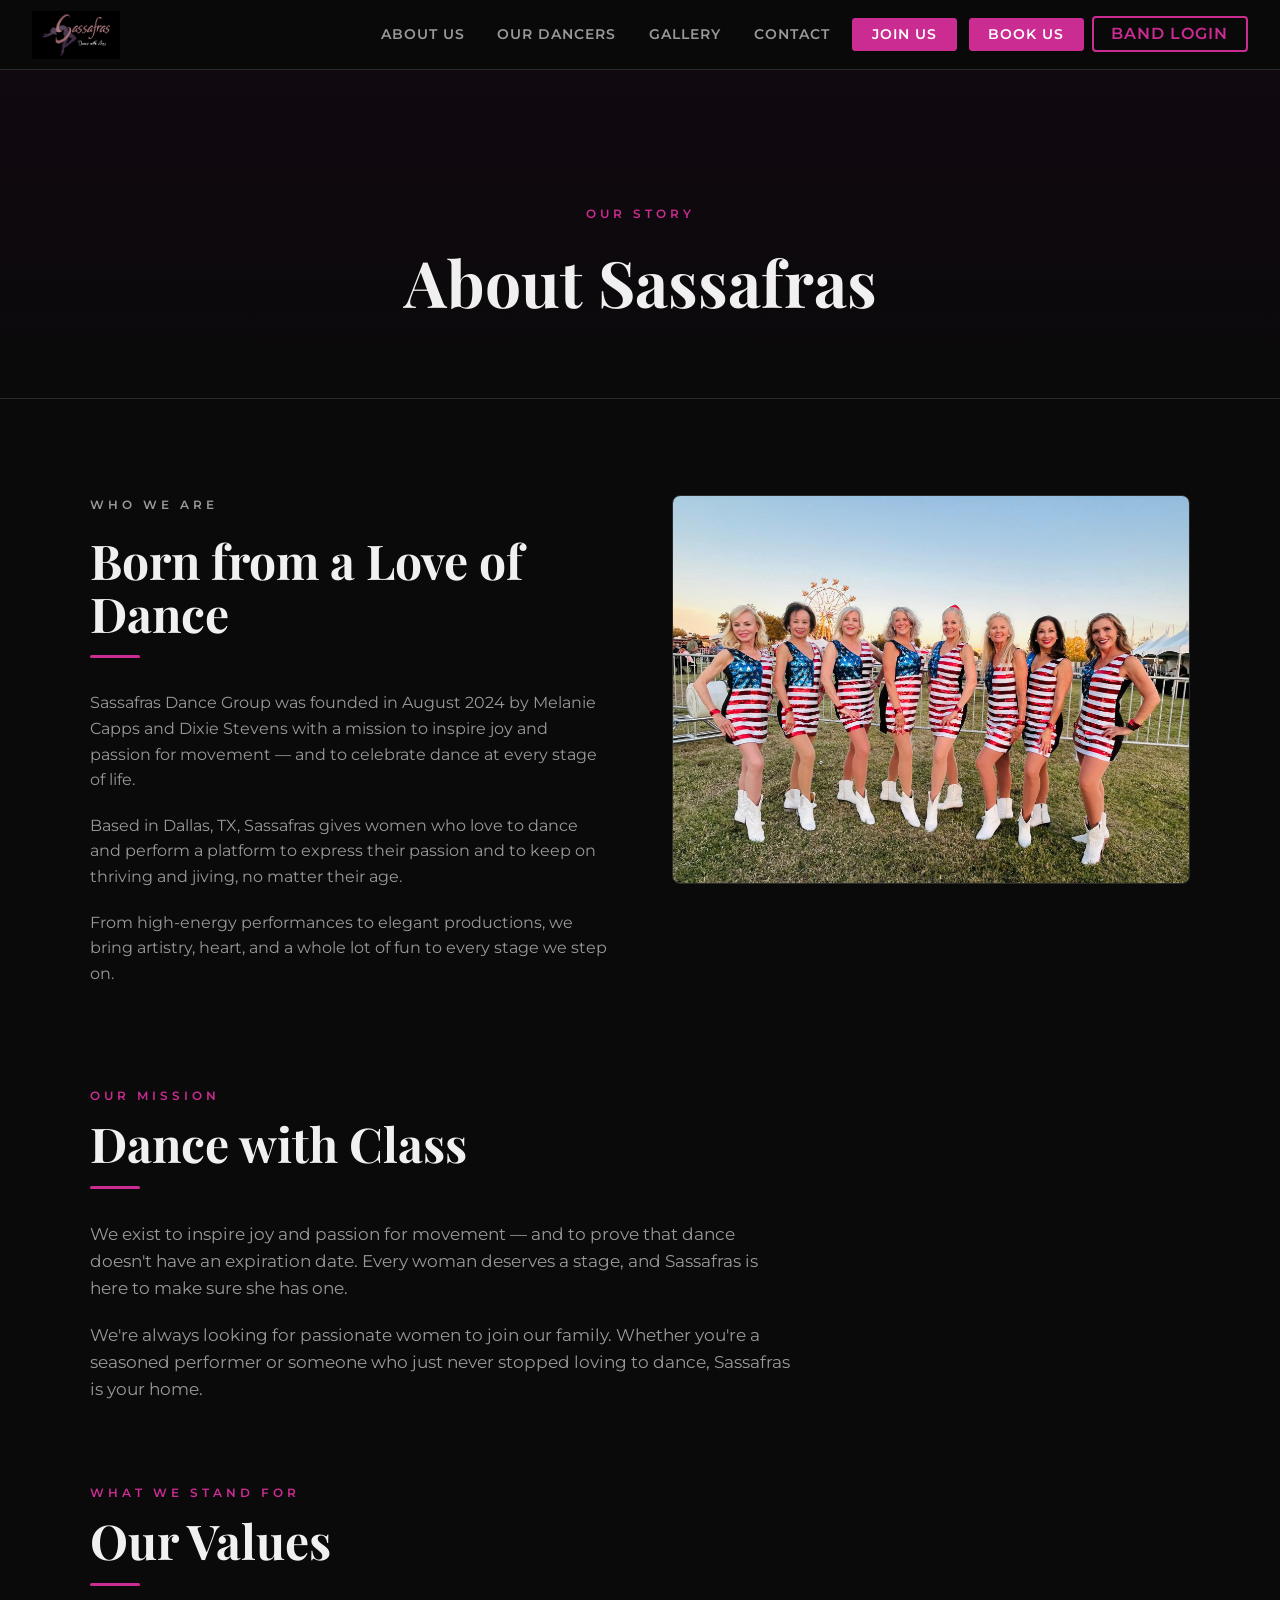
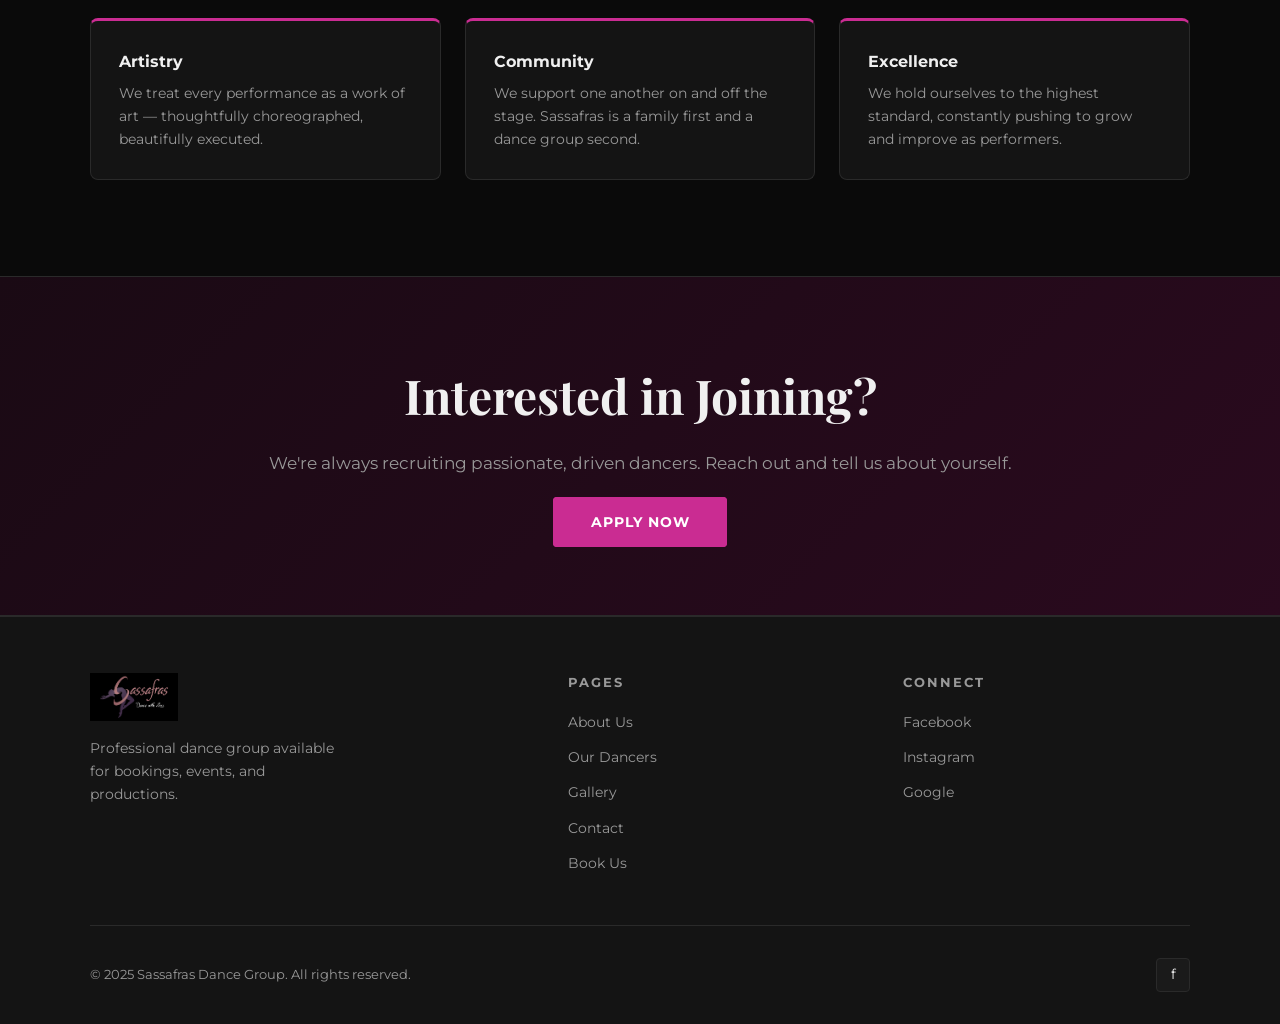
<file: about.html>
<!DOCTYPE html>
<html lang="en">
<head>
  <meta charset="UTF-8">
  <link rel="icon" type="image/png" href="https://sassafrastx.com/favicon.png">
  <link rel="shortcut icon" type="image/png" href="https://sassafrastx.com/favicon.png">
  <meta name="viewport" content="width=device-width, initial-scale=1.0">
  <title>About Us — Sassafras Dance Group | Dallas, TX</title>
  <meta name="description" content="Learn about Sassafras Dance Group, founded in 2024 by Melanie Capps and Dixie Stevens. A Dallas-based women's dance group celebrating movement at every stage of life.">
  <link rel="canonical" href="https://sassafrastx.com/about">
  <meta property="og:type" content="website">
  <meta property="og:url" content="https://sassafrastx.com/about">
  <meta property="og:title" content="About Us — Sassafras Dance Group">
  <meta property="og:description" content="Founded in 2024, Sassafras Dance Group celebrates dance and performance for women in the Dallas, TX area.">
  <meta property="og:image" content="https://sassafrastx.com/images/logo.jpg">
  <link rel="preconnect" href="https://fonts.googleapis.com">
  <link rel="preconnect" href="https://fonts.gstatic.com" crossorigin>
  <link href="https://fonts.googleapis.com/css2?family=Playfair+Display:wght@700&family=Montserrat:wght@400;600;700&display=swap" rel="stylesheet">
  <link rel="stylesheet" href="css/style.css">
  <!-- Google Analytics -->
  <script async src="https://www.googletagmanager.com/gtag/js?id=G-Y5L8GYF5NN"></script>
  <script>
    window.dataLayer = window.dataLayer || [];
    function gtag(){dataLayer.push(arguments);}
    gtag('js', new Date());
    gtag('config', 'G-Y5L8GYF5NN');
  </script>
</head>
<body>

  <!-- NAV -->
  <nav>
    <a class="nav-logo" href="/"><img src="images/logo.jpg" alt="Sassafras Dance Group" style="height:48px;width:auto;"></a>
    <ul class="nav-links">
      <li><a href="/about">About Us</a></li>
      <li><a href="/dancers">Our Dancers</a></li>
      <li><a href="/gallery">Gallery</a></li>
      <li><a href="/contact">Contact</a></li>
      <li><a href="/join" class="join-btn">Join Us</a></li>
      <li><a href="/book" class="book-btn">Book Us</a></li>
      <li><a href="https://auth.band.us/login?next_url=https%3A%2F%2Fwww.band.us%2Fband%2F95576450%2Fpost" target="_blank" class="login-btn">Band Login</a></li>
    </ul>
    <div class="hamburger" aria-label="Menu" role="button" tabindex="0">
      <span></span><span></span><span></span>
    </div>
  </nav>
  <div class="mobile-menu">
    <a href="/about">About Us</a>
    <a href="/dancers">Our Dancers</a>
    <a href="/gallery">Gallery</a>
    <a href="/contact">Contact</a>
    <a href="/join" class="book-btn">Join Us</a>
    <a href="/book" class="book-btn">Book Us</a>
    <a href="https://auth.band.us/login?next_url=https%3A%2F%2Fwww.band.us%2Fband%2F95576450%2Fpost" target="_blank">Band Login</a>
  </div>

  <div class="page-content">

    <!-- PAGE HERO -->
    <div class="page-hero">
      <span class="section-label">Our Story</span>
      <h1>About Sassafras</h1>
    </div>

    <!-- MAIN CONTENT -->
    <section>
      <div class="section-inner">
        <div class="about-full-grid">
          <div>
            <p class="section-label">Who We Are</p>
            <h2 class="section-title">Born from a Love of Dance</h2>
            <div class="divider"></div>
            <p>Sassafras Dance Group was founded in August 2024 by Melanie Capps and Dixie Stevens with a mission to inspire joy and passion for movement — and to celebrate dance at every stage of life.</p>
            <p>Based in Dallas, TX, Sassafras gives women who love to dance and perform a platform to express their passion and to keep on thriving and jiving, no matter their age.</p>
            <p>From high-energy performances to elegant productions, we bring artistry, heart, and a whole lot of fun to every stage we step on.</p>
          </div>
          <div style="border-radius:8px;overflow:hidden;border:1px solid var(--border);">
            <img src="images/Main/Who we are.jpg" alt="Who We Are — Sassafras Dance Group" style="width:100%;height:100%;object-fit:cover;display:block;">
          </div>
        </div>

        <!-- MISSION -->
        <div style="max-width:700px;margin-bottom:5rem;">
          <p class="section-label">Our Mission</p>
          <h2 class="section-title">Dance with Class</h2>
          <div class="divider"></div>
          <p style="color:var(--text-muted);font-size:1.05rem;margin-bottom:1.25rem;">We exist to inspire joy and passion for movement — and to prove that dance doesn't have an expiration date. Every woman deserves a stage, and Sassafras is here to make sure she has one.</p>
          <p style="color:var(--text-muted);font-size:1.05rem;">We're always looking for passionate women to join our family. Whether you're a seasoned performer or someone who just never stopped loving to dance, Sassafras is your home.</p>
        </div>

        <!-- VALUES -->
        <p class="section-label">What We Stand For</p>
        <h2 class="section-title">Our Values</h2>
        <div class="divider"></div>
        <div class="values-grid">
          <div class="value-card">
            <h3>Artistry</h3>
            <p>We treat every performance as a work of art — thoughtfully choreographed, beautifully executed.</p>
          </div>
          <div class="value-card">
            <h3>Community</h3>
            <p>We support one another on and off the stage. Sassafras is a family first and a dance group second.</p>
          </div>
          <div class="value-card">
            <h3>Excellence</h3>
            <p>We hold ourselves to the highest standard, constantly pushing to grow and improve as performers.</p>
          </div>
        </div>
      </div>
    </section>

    <!-- JOIN CTA -->
    <div class="cta-banner">
      <div class="section-inner">
        <h2>Interested in Joining?</h2>
        <p>We're always recruiting passionate, driven dancers. Reach out and tell us about yourself.</p>
        <a href="/join" class="btn-primary">Apply Now</a>
      </div>
    </div>

  </div>

  <!-- FOOTER -->
  <footer>
    <div class="footer-inner">
      <div class="footer-brand">
        <a class="nav-logo" href="/"><img src="images/logo.jpg" alt="Sassafras Dance Group" style="height:48px;width:auto;"></a>
        <p>Professional dance group available for bookings, events, and productions.</p>
      </div>
      <div>
        <h4>Pages</h4>
        <ul>
          <li><a href="/about">About Us</a></li>
          <li><a href="/dancers">Our Dancers</a></li>
          <li><a href="/gallery">Gallery</a></li>
          <li><a href="/contact">Contact</a></li>
          <li><a href="/book">Book Us</a></li>
        </ul>
      </div>
      <div>
        <h4>Connect</h4>
        <ul>
          <li><a href="https://facebook.com/share/g/1JULacy1gz/" target="_blank">Facebook</a></li>
          <li><a href="https://www.instagram.com/Sassafrastx/" target="_blank">Instagram</a></li>
          <li><a href="https://share.google/0nGofY9VEpciTa6bD" target="_blank">Google</a></li>
          
          
        </ul>
      </div>
    </div>
    <div class="footer-bottom">
      <p>&copy; 2025 Sassafras Dance Group. All rights reserved.</p>
      <div class="footer-social">
        <a href="https://facebook.com/share/g/1JULacy1gz/" target="_blank" aria-label="Facebook">f</a>
      </div>
    </div>
  </footer>

  <script src="js/main.js"></script>
</body>
</html>
</file>
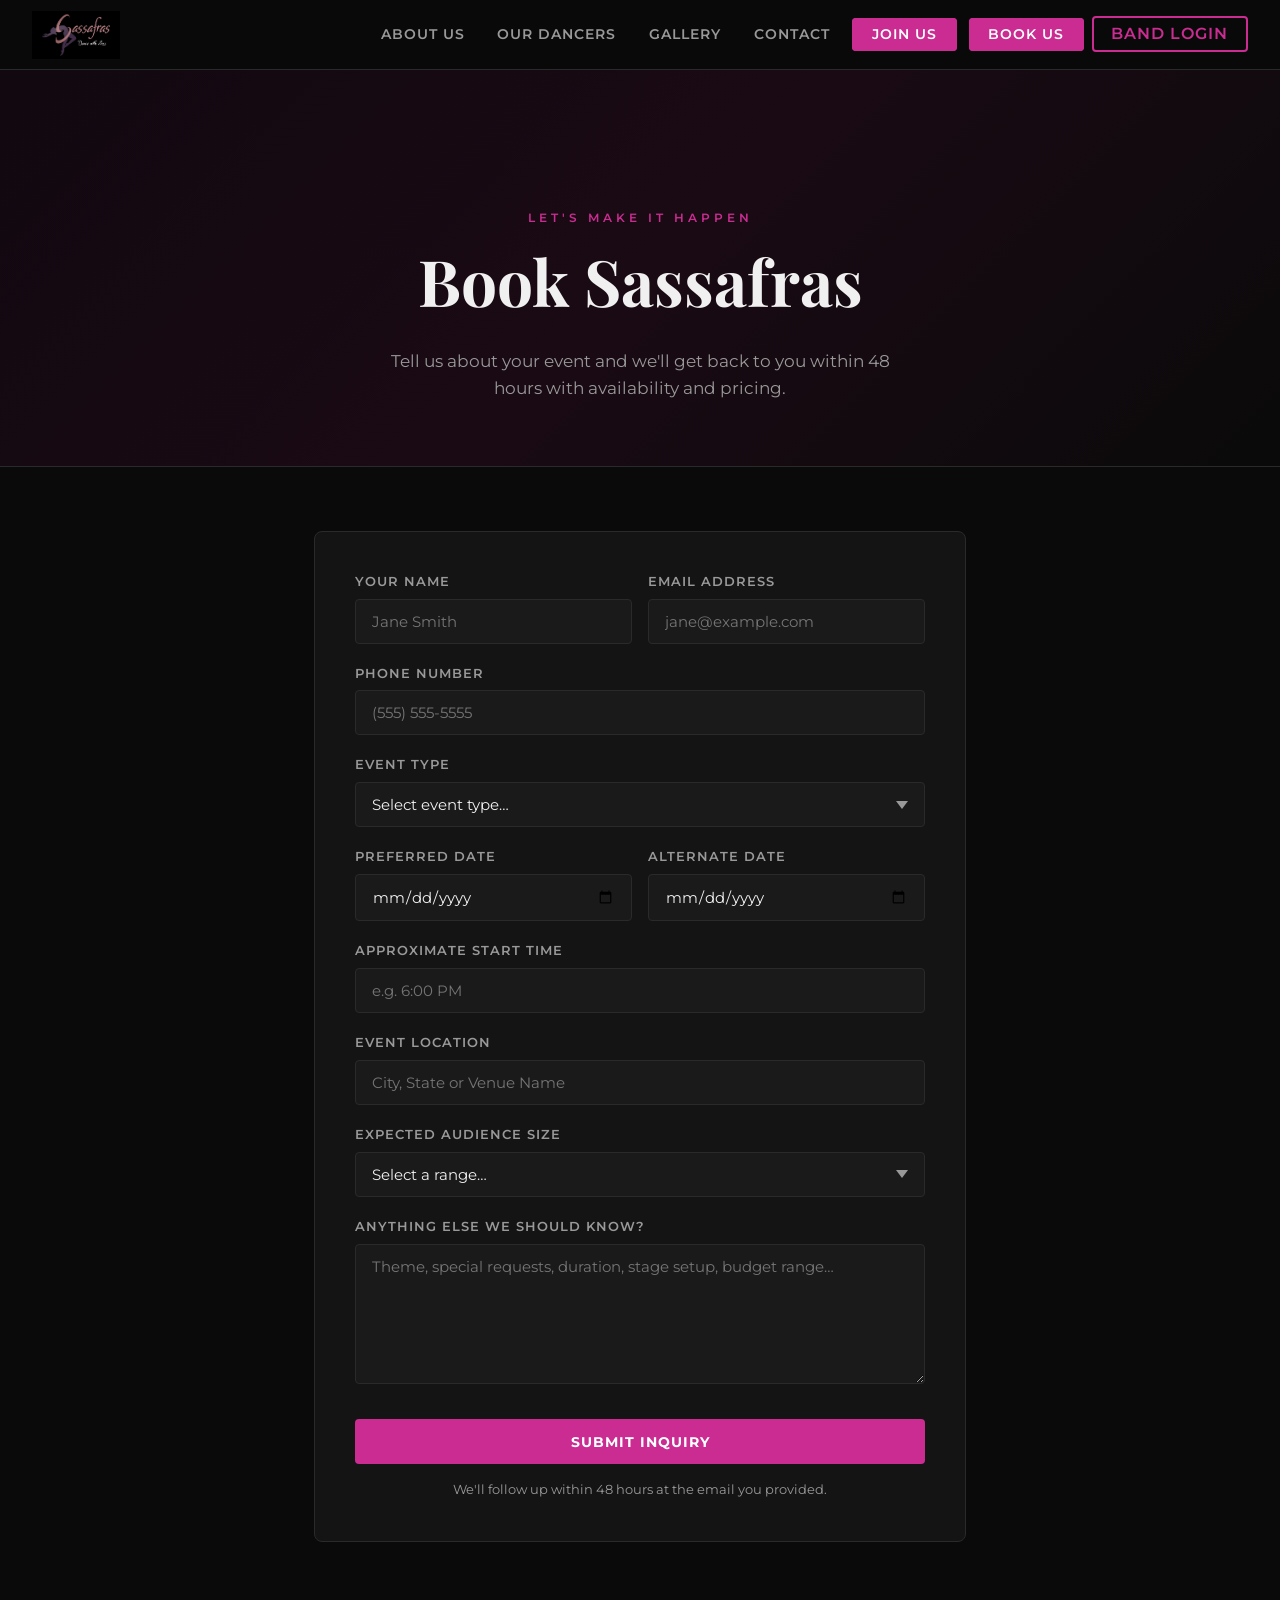
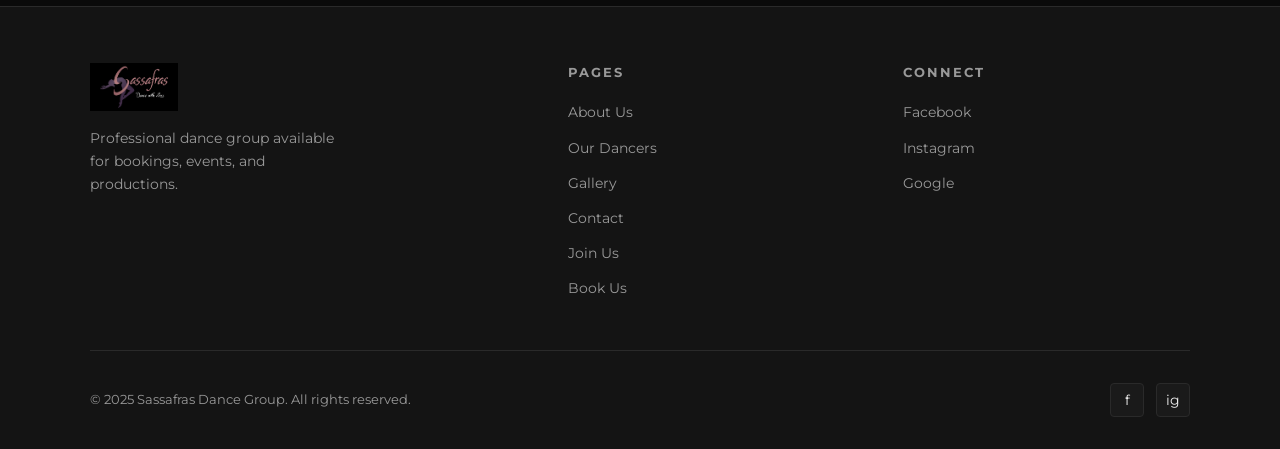
<file: book.html>
<!DOCTYPE html>
<html lang="en">
<head>
  <meta charset="UTF-8">
  <link rel="icon" type="image/png" href="https://sassafrastx.com/favicon.png">
  <link rel="shortcut icon" type="image/png" href="https://sassafrastx.com/favicon.png">
  <meta name="viewport" content="width=device-width, initial-scale=1.0">
  <title>Book Us — Sassafras Dance Group | Dallas, TX</title>
  <meta name="description" content="Book Sassafras Dance Group for your next event. We perform at corporate events, weddings, festivals, and community events across the DFW Metroplex.">
  <link rel="canonical" href="https://sassafrastx.com/book">
  <meta property="og:type" content="website">
  <meta property="og:url" content="https://sassafrastx.com/book">
  <meta property="og:title" content="Book Sassafras Dance Group">
  <meta property="og:description" content="Book Sassafras Dance Group for corporate events, weddings, festivals, and more across DFW.">
  <meta property="og:image" content="https://sassafrastx.com/images/logo.jpg">
  <link rel="preconnect" href="https://fonts.googleapis.com">
  <link rel="preconnect" href="https://fonts.gstatic.com" crossorigin>
  <link href="https://fonts.googleapis.com/css2?family=Playfair+Display:wght@700&family=Montserrat:wght@400;600;700&display=swap" rel="stylesheet">
  <link rel="stylesheet" href="css/style.css">
  <!-- Google Analytics -->
  <script async src="https://www.googletagmanager.com/gtag/js?id=G-Y5L8GYF5NN"></script>
  <script>
    window.dataLayer = window.dataLayer || [];
    function gtag(){dataLayer.push(arguments);}
    gtag('js', new Date());
    gtag('config', 'G-Y5L8GYF5NN');
  </script>
</head>
<body>

  <nav>
    <a class="nav-logo" href="/"><img src="images/logo.jpg" alt="Sassafras Dance Group" style="height:48px;width:auto;"></a>
    <ul class="nav-links">
      <li><a href="/about">About Us</a></li>
      <li><a href="/dancers">Our Dancers</a></li>
      <li><a href="/gallery">Gallery</a></li>
      <li><a href="/contact">Contact</a></li>
      <li><a href="/join" class="join-btn">Join Us</a></li>
      <li><a href="/book" class="book-btn">Book Us</a></li>
      <li><a href="https://auth.band.us/login?next_url=https%3A%2F%2Fwww.band.us%2Fband%2F95576450%2Fpost" target="_blank" class="login-btn">Band Login</a></li>
    </ul>
    <div class="hamburger" aria-label="Menu" role="button" tabindex="0">
      <span></span><span></span><span></span>
    </div>
  </nav>
  <div class="mobile-menu">
    <a href="/about">About Us</a>
    <a href="/dancers">Our Dancers</a>
    <a href="/gallery">Gallery</a>
    <a href="/join" class="book-btn">Join Us</a>
    <a href="/book" class="book-btn">Book Us</a>
    <a href="https://auth.band.us/login?next_url=https%3A%2F%2Fwww.band.us%2Fband%2F95576450%2Fpost" target="_blank">Band Login</a>
  </div>

  <div class="page-content">

    <div class="book-hero">
      <span class="section-label">Let's Make it Happen</span>
      <h1 style="font-family:'Playfair Display',serif;font-size:clamp(2.5rem,5vw,4rem);font-weight:700;margin-bottom:1rem;">Book Sassafras</h1>
      <p style="color:var(--text-muted);max-width:520px;margin:0 auto;font-size:1.05rem;">Tell us about your event and we'll get back to you within 48 hours with availability and pricing.</p>
    </div>

    <div class="book-form-wrapper">
      <div class="form-card">

        <form action="https://formspree.io/f/mzdwllwb" method="POST">
          <input type="hidden" name="_subject" value="New booking inquiry from Sassafras website">
          <input type="hidden" name="_next" value="https://sassafrastx.com/thankyou-book.html">

          <div class="form-row">
            <div class="form-group">
              <label for="name">Your Name</label>
              <input type="text" id="name" name="name" placeholder="Jane Smith" required>
            </div>
            <div class="form-group">
              <label for="email">Email Address</label>
              <input type="email" id="email" name="email" placeholder="jane@example.com" required>
            </div>
          </div>
          <div class="form-group">
            <label for="phone">Phone Number</label>
            <input type="tel" id="phone" name="phone" placeholder="(555) 555-5555">
          </div>

          <div class="form-group">
            <label for="event_type">Event Type</label>
            <select id="event_type" name="event_type" required>
              <option value="">Select event type…</option>
              <option value="Corporate Event">Corporate Event</option>
              <option value="Private Party">Private Party</option>
              <option value="Wedding">Wedding</option>
              <option value="School / Community Event">School / Community Event</option>
              <option value="Stage Production">Stage Production</option>
              <option value="Festival">Festival</option>
              <option value="Other">Other</option>
            </select>
          </div>
          <div class="form-row">
            <div class="form-group">
              <label for="date1">Preferred Date</label>
              <input type="date" id="date1" name="preferred_date">
            </div>
            <div class="form-group">
              <label for="date2">Alternate Date</label>
              <input type="date" id="date2" name="alternate_date">
            </div>
          </div>
          <div class="form-group">
            <label for="event_time">Approximate Start Time</label>
            <input type="text" id="event_time" name="event_time" placeholder="e.g. 6:00 PM">
          </div>
          <div class="form-group">
            <label for="location">Event Location</label>
            <input type="text" id="location" name="location" placeholder="City, State or Venue Name" required>
          </div>

          <div class="form-group">
            <label for="audience">Expected Audience Size</label>
            <select id="audience" name="audience_size">
              <option value="">Select a range…</option>
              <option value="Under 50">Under 50</option>
              <option value="50–150">50–150</option>
              <option value="150–500">150–500</option>
              <option value="500+">500+</option>
            </select>
          </div>
          <div class="form-group">
            <label for="details">Anything Else We Should Know?</label>
            <textarea id="details" name="details" placeholder="Theme, special requests, duration, stage setup, budget range…" style="min-height:140px;"></textarea>
          </div>

          <button type="submit" style="width:100%;background:var(--pink);color:#fff;border:none;padding:0.85rem 1.75rem;border-radius:4px;font-size:0.9rem;font-weight:700;letter-spacing:1px;text-transform:uppercase;cursor:pointer;font-family:'Montserrat',sans-serif;transition:background 0.2s,box-shadow 0.2s;margin-top:0.5rem;">Submit Inquiry</button>
          <p class="form-note">We'll follow up within 48 hours at the email you provided.</p>

        </form>
      </div>
    </div>

  </div>

  <footer>
    <div class="footer-inner">
      <div class="footer-brand">
        <a class="nav-logo" href="/"><img src="images/logo.jpg" alt="Sassafras Dance Group" style="height:48px;width:auto;"></a>
        <p>Professional dance group available for bookings, events, and productions.</p>
      </div>
      <div>
        <h4>Pages</h4>
        <ul>
          <li><a href="/about">About Us</a></li>
          <li><a href="/dancers">Our Dancers</a></li>
          <li><a href="/gallery">Gallery</a></li>
          <li><a href="/contact">Contact</a></li>
          <li><a href="/join">Join Us</a></li>
          <li><a href="/book">Book Us</a></li>
        </ul>
      </div>
      <div>
        <h4>Connect</h4>
        <ul>
          <li><a href="https://facebook.com/share/g/1JULacy1gz/" target="_blank">Facebook</a></li>
          <li><a href="https://www.instagram.com/Sassafrastx/" target="_blank">Instagram</a></li>
          <li><a href="https://share.google/0nGofY9VEpciTa6bD" target="_blank">Google</a></li>
        </ul>
      </div>
    </div>
    <div class="footer-bottom">
      <p>&copy; 2025 Sassafras Dance Group. All rights reserved.</p>
      <div class="footer-social">
        <a href="https://facebook.com/share/g/1JULacy1gz/" target="_blank" aria-label="Facebook">f</a>
        <a href="https://www.instagram.com/Sassafrastx/" target="_blank" aria-label="Instagram">ig</a>
      </div>
    </div>
  </footer>

  <script src="js/main.js"></script>
</body>
</html>
</file>
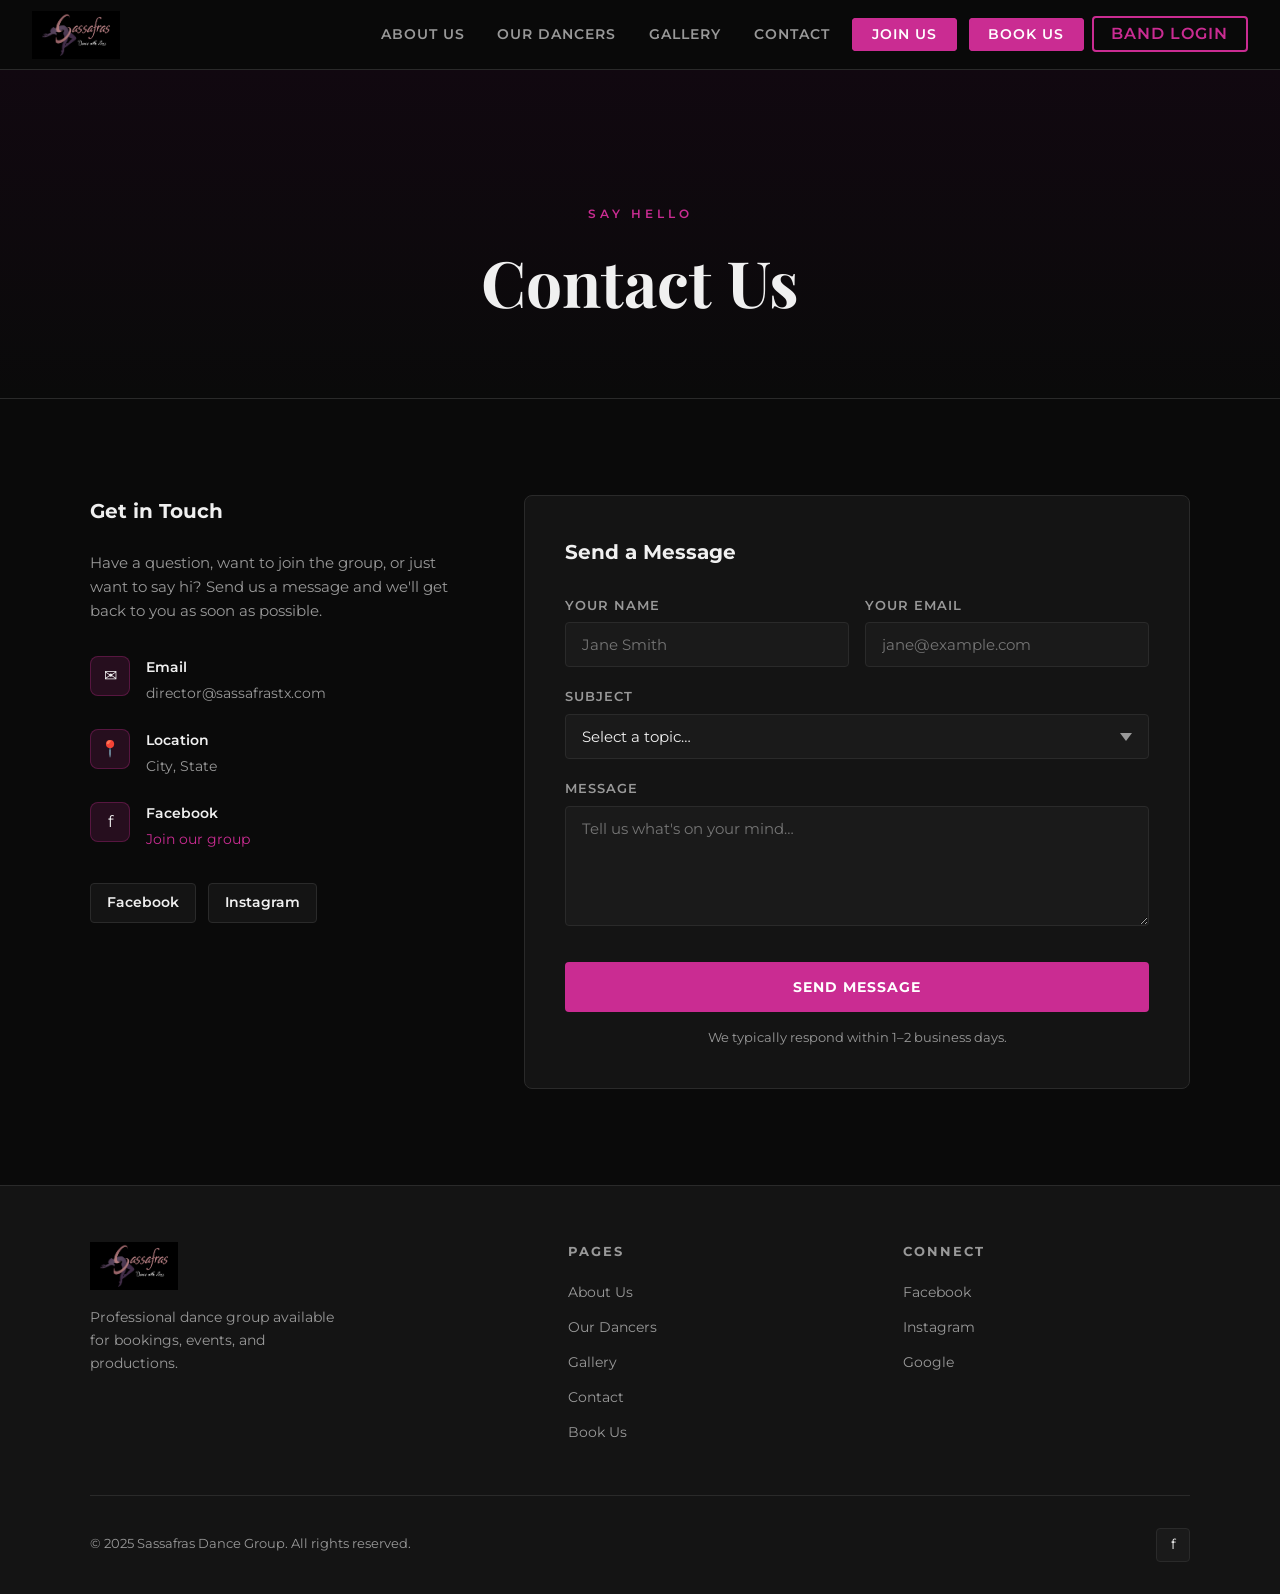
<file: contact.html>
<!DOCTYPE html>
<html lang="en">
<head>
  <meta charset="UTF-8">
  <link rel="icon" type="image/png" href="https://sassafrastx.com/favicon.png">
  <link rel="shortcut icon" type="image/png" href="https://sassafrastx.com/favicon.png">
  <meta name="viewport" content="width=device-width, initial-scale=1.0">
  <title>Contact — Sassafras Dance Group | Dallas, TX</title>
  <meta name="description" content="Get in touch with Sassafras Dance Group. Contact us for bookings, questions, or general inquiries. Based in Dallas, TX.">
  <link rel="canonical" href="https://sassafrastx.com/contact">
  <meta property="og:type" content="website">
  <meta property="og:url" content="https://sassafrastx.com/contact">
  <meta property="og:title" content="Contact — Sassafras Dance Group">
  <meta property="og:description" content="Reach out to Sassafras Dance Group for bookings or general inquiries.">
  <meta property="og:image" content="https://sassafrastx.com/images/logo.jpg">
  <link rel="preconnect" href="https://fonts.googleapis.com">
  <link rel="preconnect" href="https://fonts.gstatic.com" crossorigin>
  <link href="https://fonts.googleapis.com/css2?family=Playfair+Display:wght@700&family=Montserrat:wght@400;600;700&display=swap" rel="stylesheet">
  <link rel="stylesheet" href="css/style.css">
  <!-- Google Analytics -->
  <script async src="https://www.googletagmanager.com/gtag/js?id=G-Y5L8GYF5NN"></script>
  <script>
    window.dataLayer = window.dataLayer || [];
    function gtag(){dataLayer.push(arguments);}
    gtag('js', new Date());
    gtag('config', 'G-Y5L8GYF5NN');
  </script>
</head>
<body>

  <!-- NAV -->
  <nav>
    <a class="nav-logo" href="/"><img src="images/logo.jpg" alt="Sassafras Dance Group" style="height:48px;width:auto;"></a>
    <ul class="nav-links">
      <li><a href="/about">About Us</a></li>
      <li><a href="/dancers">Our Dancers</a></li>
      <li><a href="/gallery">Gallery</a></li>
      <li><a href="/contact">Contact</a></li>
      <li><a href="/join" class="join-btn">Join Us</a></li>
      <li><a href="/book" class="book-btn">Book Us</a></li>
      <li><a href="https://auth.band.us/login?next_url=https%3A%2F%2Fwww.band.us%2Fband%2F95576450%2Fpost" target="_blank" class="login-btn">Band Login</a></li>
    </ul>
    <div class="hamburger" aria-label="Menu" role="button" tabindex="0">
      <span></span><span></span><span></span>
    </div>
  </nav>
  <div class="mobile-menu">
    <a href="/about">About Us</a>
    <a href="/dancers">Our Dancers</a>
    <a href="/gallery">Gallery</a>
    <a href="/contact">Contact</a>
    <a href="/join" class="book-btn">Join Us</a>
    <a href="/book" class="book-btn">Book Us</a>
    <a href="https://auth.band.us/login?next_url=https%3A%2F%2Fwww.band.us%2Fband%2F95576450%2Fpost" target="_blank">Band Login</a>
  </div>

  <div class="page-content">

    <!-- PAGE HERO -->
    <div class="page-hero">
      <span class="section-label">Say Hello</span>
      <h1>Contact Us</h1>
    </div>

    <section>
      <div class="section-inner">
        <div class="contact-grid">

          <!-- LEFT: Info -->
          <div class="contact-info">
            <h3>Get in Touch</h3>
            <p style="color:var(--text-muted);margin-bottom:2rem;font-size:0.95rem;">Have a question, want to join the group, or just want to say hi? Send us a message and we'll get back to you as soon as possible.</p>

            <div class="contact-item">
              <div class="contact-icon">✉</div>
              <div class="contact-item-text">
                <p>Email</p>
                <p>director@sassafrastx.com</p>
              </div>
            </div>

            <div class="contact-item">
              <div class="contact-icon">📍</div>
              <div class="contact-item-text">
                <p>Location</p>
                <p>City, State</p>
              </div>
            </div>

            <div class="contact-item">
              <div class="contact-icon">f</div>
              <div class="contact-item-text">
                <p>Facebook</p>
                <p><a href="https://facebook.com/share/g/1JULacy1gz/" target="_blank" style="color:var(--pink);">Join our group</a></p>
              </div>
            </div>

            <div class="social-links" style="margin-top:2rem;">
              <a href="https://facebook.com/share/g/1JULacy1gz/" target="_blank" class="social-link">Facebook</a>
              <a href="https://www.instagram.com/Sassafrastx/" target="_blank" class="social-link">Instagram</a>
              
            </div>
          </div>

          <!-- RIGHT: Form -->
          <div class="form-card">
            <h3 class="form-title">Send a Message</h3>
            <!-- Replace YOUR_FORM_ID with your Formspree form ID after signing up at formspree.io -->
            <form action="https://formspree.io/f/mzdwllwb" method="POST">
              <input type="hidden" name="_subject" value="New message from Sassafras website">

              <div class="form-row">
                <div class="form-group">
                  <label for="name">Your Name</label>
                  <input type="text" id="name" name="name" placeholder="Jane Smith" required>
                </div>
                <div class="form-group">
                  <label for="email">Your Email</label>
                  <input type="email" id="email" name="email" placeholder="jane@example.com" required>
                </div>
              </div>

              <div class="form-group">
                <label for="subject">Subject</label>
                <select id="subject" name="subject">
                  <option value="">Select a topic…</option>
                  <option value="General Inquiry">General Inquiry</option>
                  <option value="Joining the Group">Joining the Group</option>
                  <option value="Booking">Booking</option>
                  <option value="Press / Media">Press / Media</option>
                  <option value="Other">Other</option>
                </select>
              </div>

              <div class="form-group">
                <label for="message">Message</label>
                <textarea id="message" name="message" placeholder="Tell us what's on your mind…" required></textarea>
              </div>

              <button type="submit" class="form-submit">Send Message</button>
              <p class="form-note">We typically respond within 1–2 business days.</p>
            </form>
          </div>

        </div>
      </div>
    </section>

  </div>

  <!-- FOOTER -->
  <footer>
    <div class="footer-inner">
      <div class="footer-brand">
        <a class="nav-logo" href="/"><img src="images/logo.jpg" alt="Sassafras Dance Group" style="height:48px;width:auto;"></a>
        <p>Professional dance group available for bookings, events, and productions.</p>
      </div>
      <div>
        <h4>Pages</h4>
        <ul>
          <li><a href="/about">About Us</a></li>
          <li><a href="/dancers">Our Dancers</a></li>
          <li><a href="/gallery">Gallery</a></li>
          <li><a href="/contact">Contact</a></li>
          <li><a href="/book">Book Us</a></li>
        </ul>
      </div>
      <div>
        <h4>Connect</h4>
        <ul>
          <li><a href="https://facebook.com/share/g/1JULacy1gz/" target="_blank">Facebook</a></li>
          <li><a href="https://www.instagram.com/Sassafrastx/" target="_blank">Instagram</a></li>
          <li><a href="https://share.google/0nGofY9VEpciTa6bD" target="_blank">Google</a></li>
          
          
        </ul>
      </div>
    </div>
    <div class="footer-bottom">
      <p>&copy; 2025 Sassafras Dance Group. All rights reserved.</p>
      <div class="footer-social">
        <a href="https://facebook.com/share/g/1JULacy1gz/" target="_blank" aria-label="Facebook">f</a>
      </div>
    </div>
  </footer>

  <script src="js/main.js"></script>
</body>
</html>
</file>
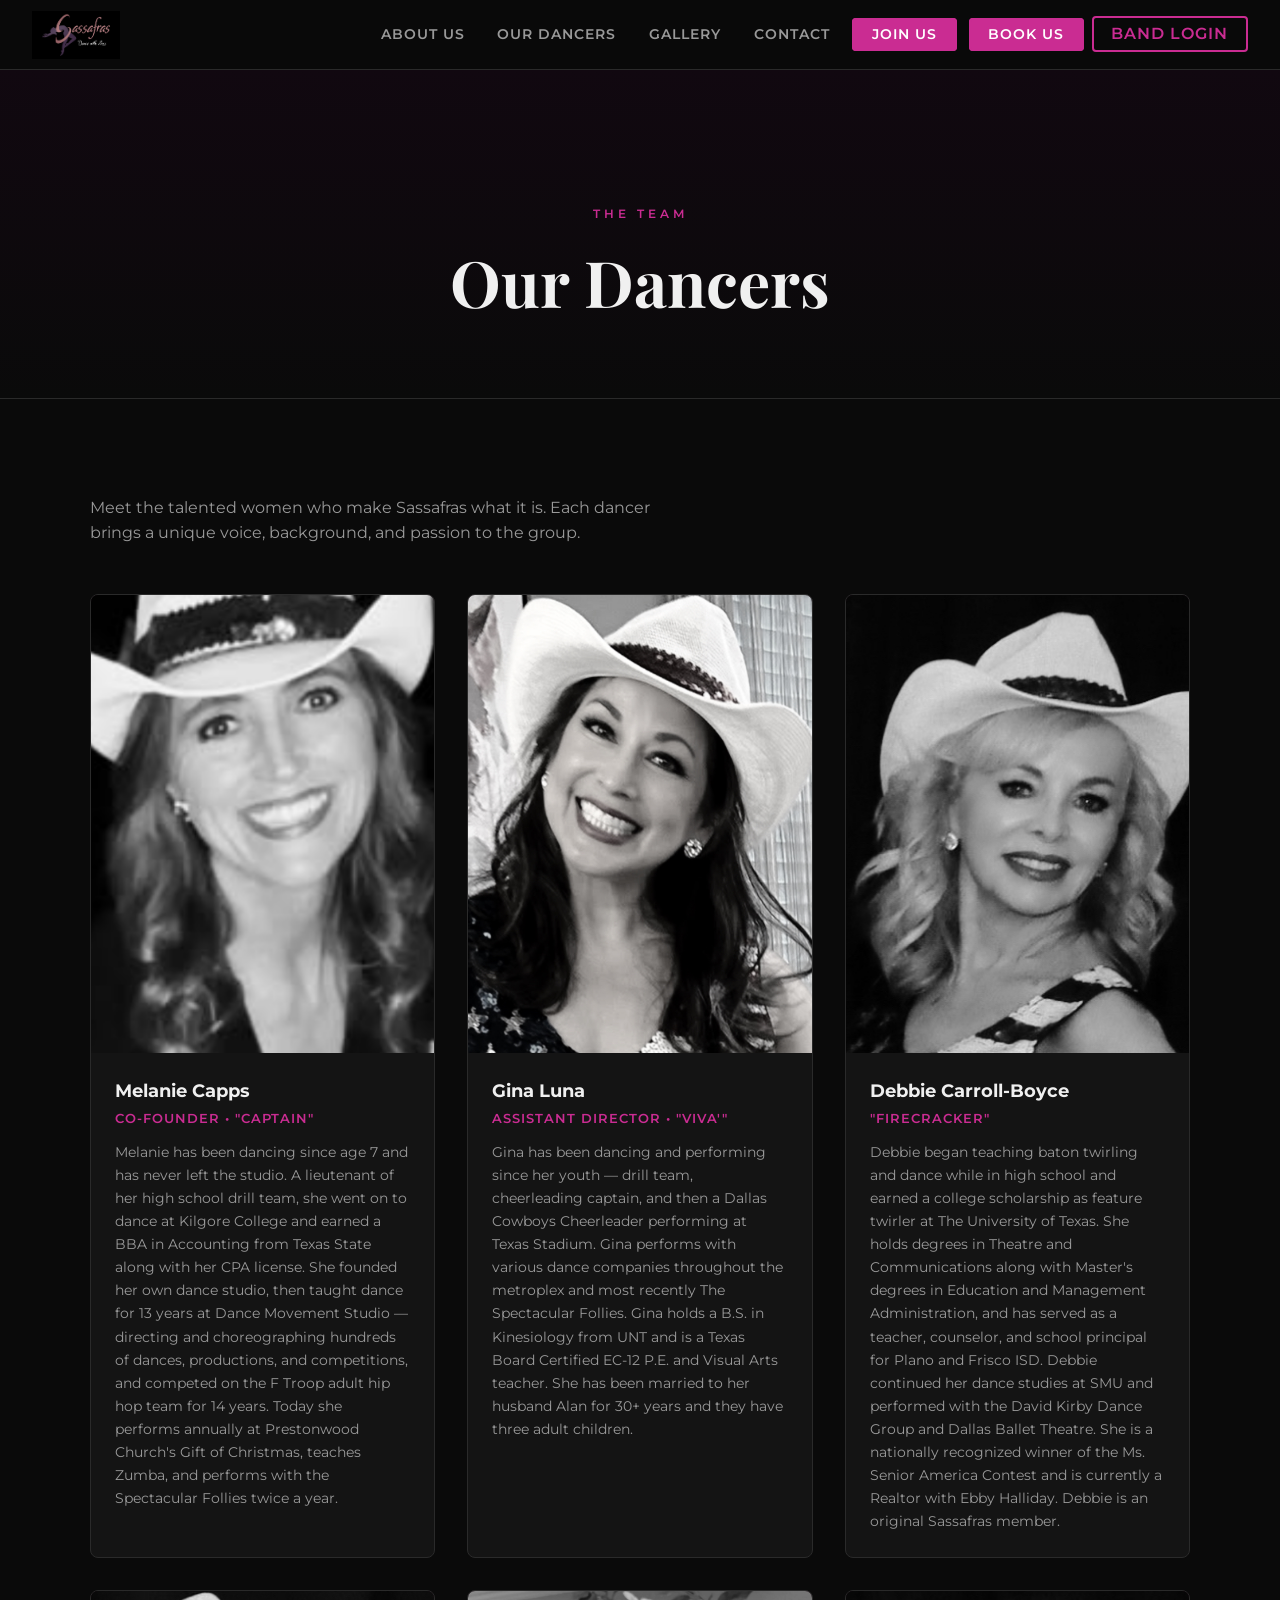
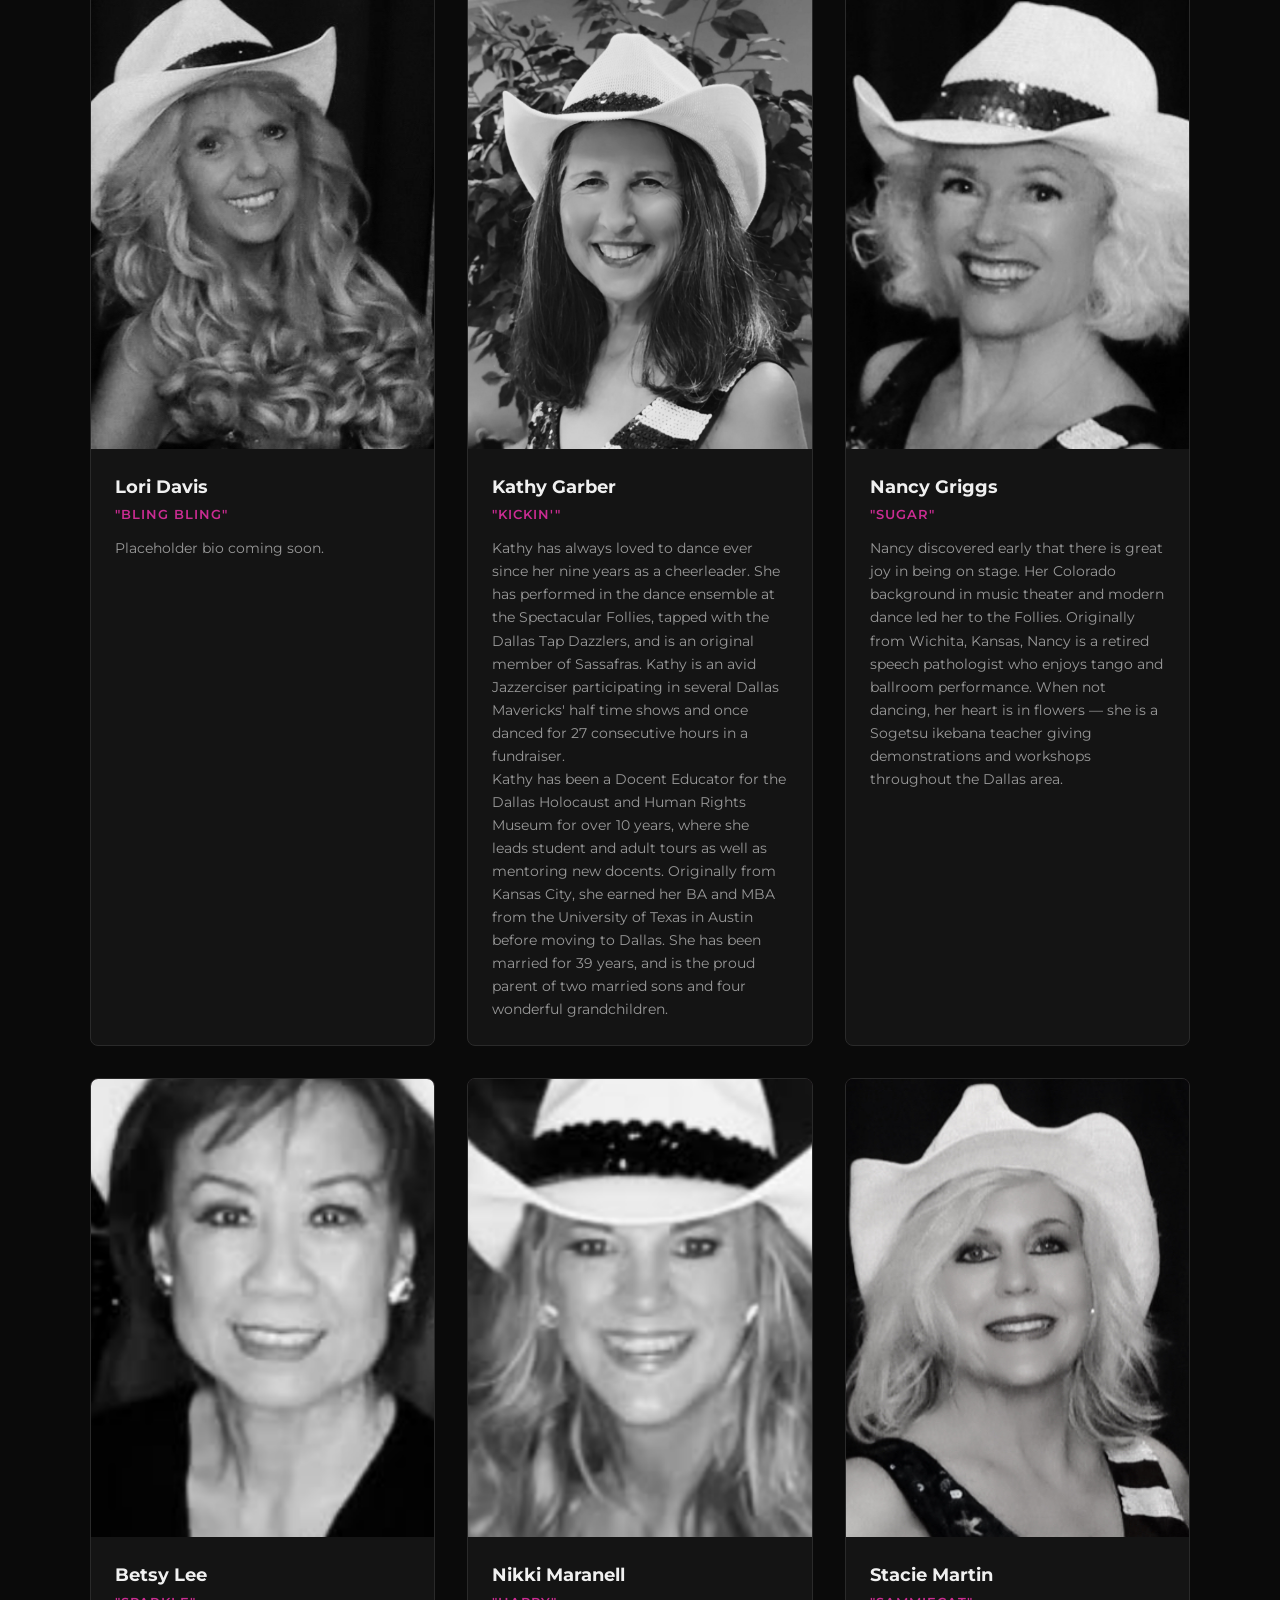
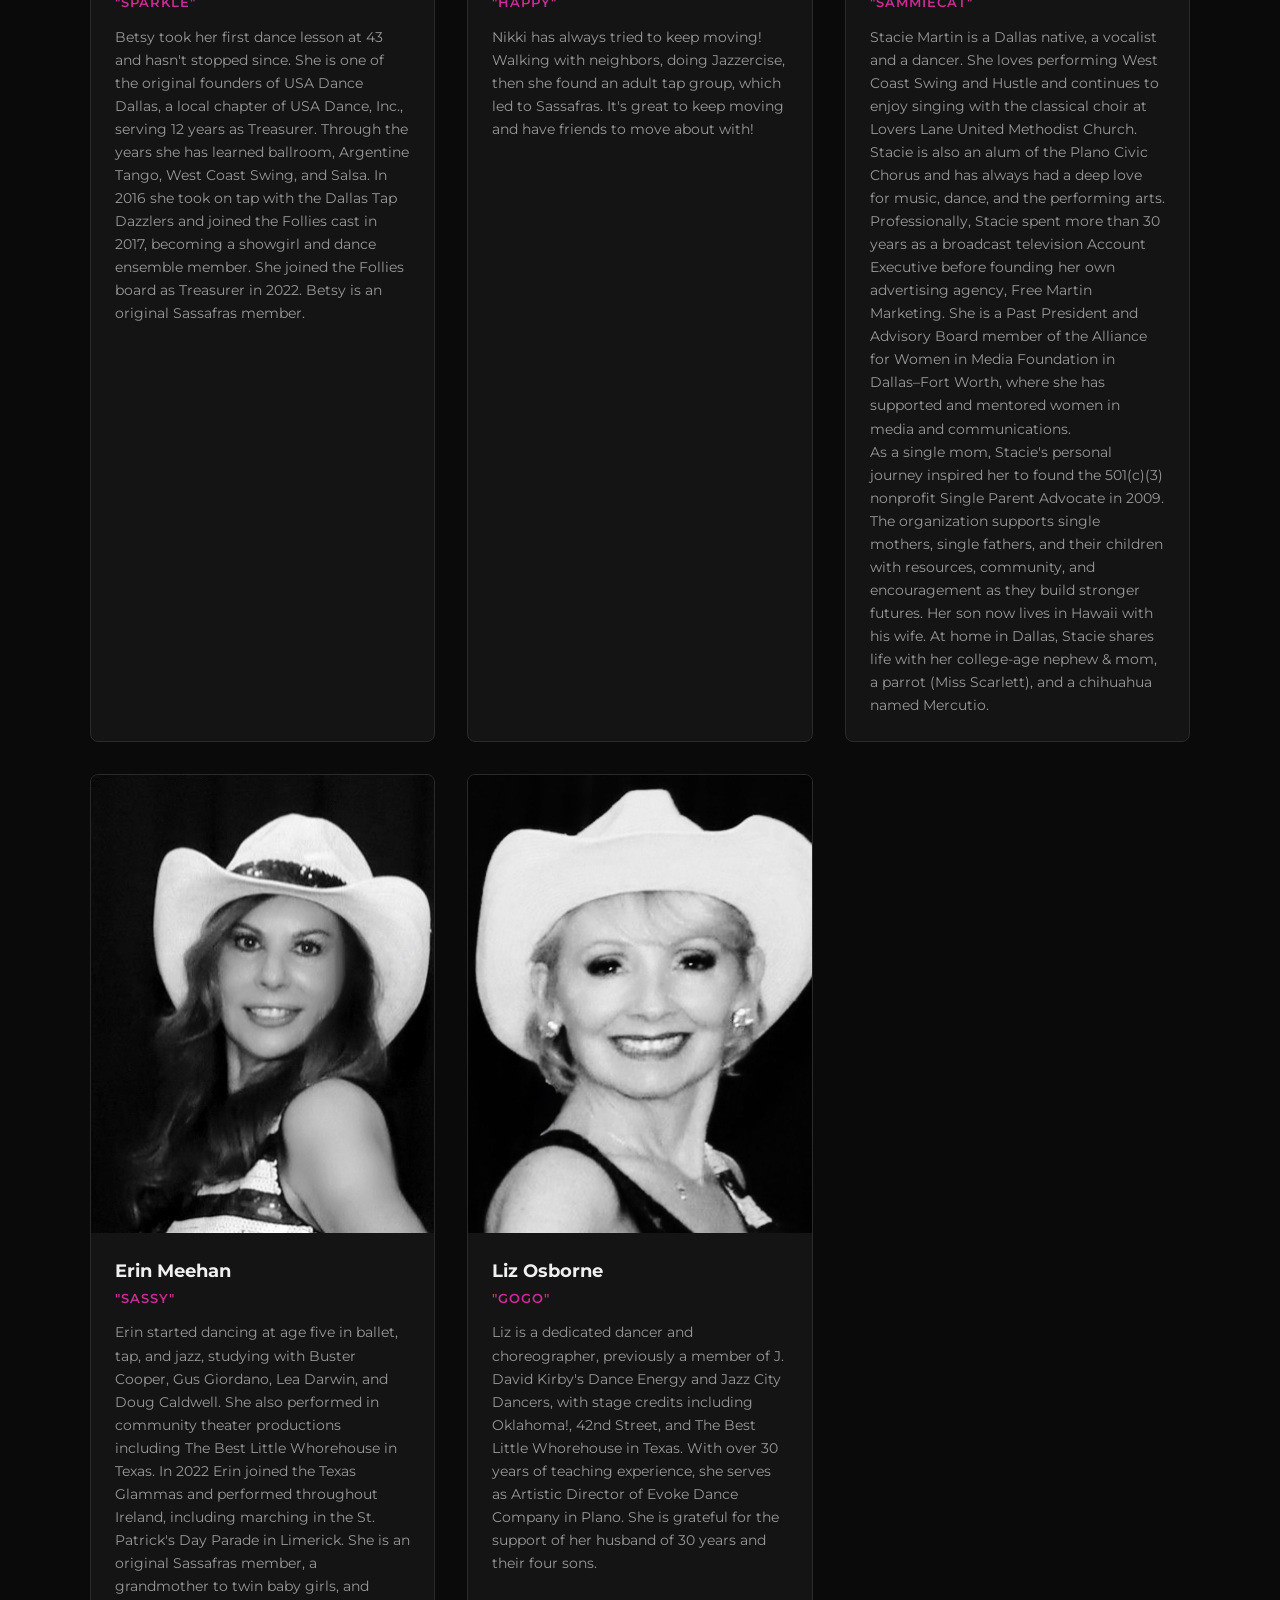
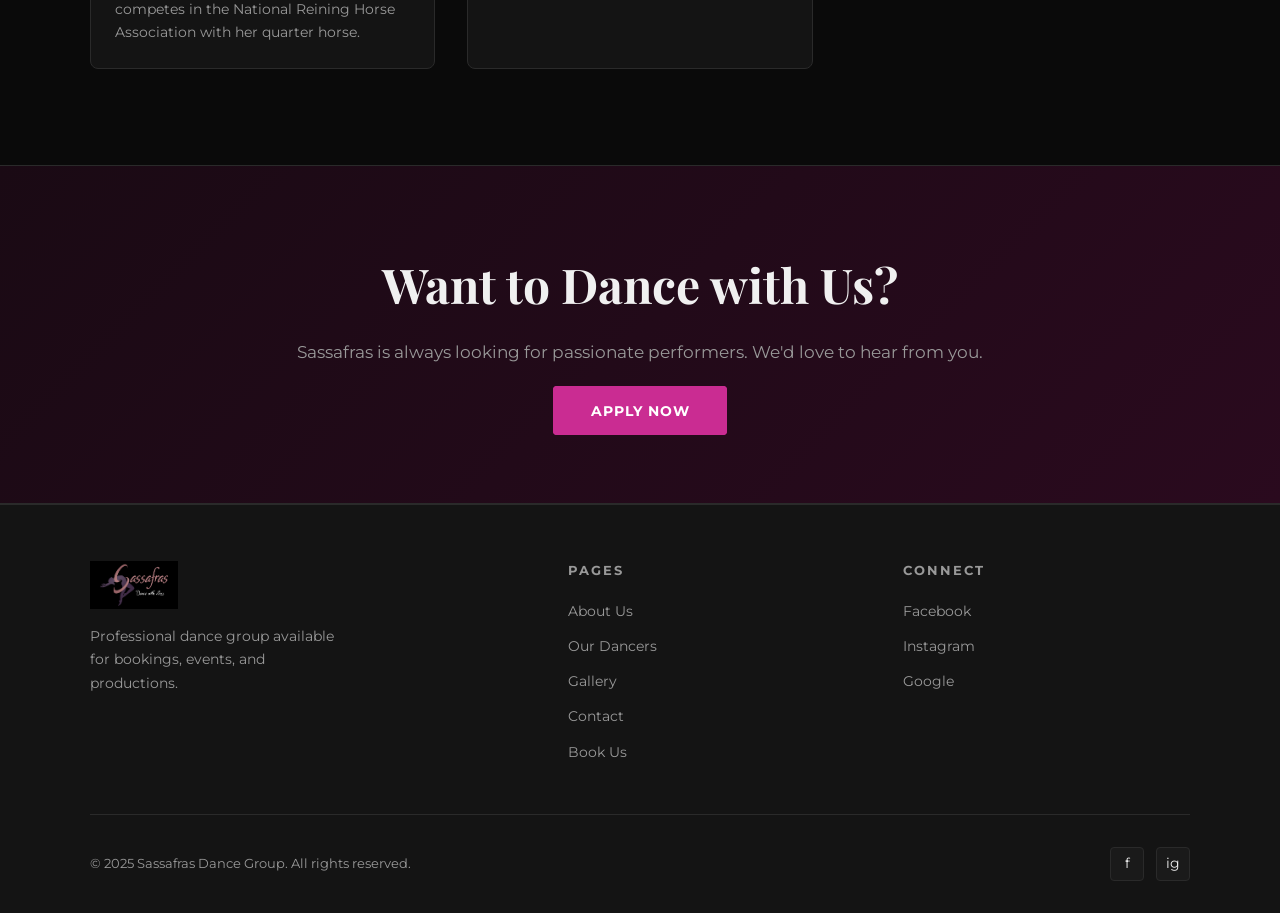
<file: dancers.html>
<!DOCTYPE html>
<html lang="en">
<head>
  <meta charset="UTF-8">
  <link rel="icon" type="image/png" href="https://sassafrastx.com/favicon.png">
  <link rel="shortcut icon" type="image/png" href="https://sassafrastx.com/favicon.png">
  <meta name="viewport" content="width=device-width, initial-scale=1.0">
  <title>Our Dancers — Sassafras Dance Group | Dallas, TX</title>
  <meta name="description" content="Meet the talented women of Sassafras Dance Group. Each dancer brings a unique background and passion to our Dallas-based performance team.">
  <link rel="canonical" href="https://sassafrastx.com/dancers">
  <meta property="og:type" content="website">
  <meta property="og:url" content="https://sassafrastx.com/dancers">
  <meta property="og:title" content="Our Dancers — Sassafras Dance Group">
  <meta property="og:description" content="Meet the talented women of Sassafras Dance Group based in Dallas, TX.">
  <meta property="og:image" content="https://sassafrastx.com/images/logo.jpg">
  <link rel="preconnect" href="https://fonts.googleapis.com">
  <link rel="preconnect" href="https://fonts.gstatic.com" crossorigin>
  <link href="https://fonts.googleapis.com/css2?family=Playfair+Display:wght@700&family=Montserrat:wght@400;600;700&display=swap" rel="stylesheet">
  <link rel="stylesheet" href="css/style.css">
  <!-- Google Analytics -->
  <script async src="https://www.googletagmanager.com/gtag/js?id=G-Y5L8GYF5NN"></script>
  <script>
    window.dataLayer = window.dataLayer || [];
    function gtag(){dataLayer.push(arguments);}
    gtag('js', new Date());
    gtag('config', 'G-Y5L8GYF5NN');
  </script>
</head>
<body>

  <!-- NAV -->
  <nav>
    <a class="nav-logo" href="/"><img src="images/logo.jpg" alt="Sassafras Dance Group" style="height:48px;width:auto;"></a>
    <ul class="nav-links">
      <li><a href="/about">About Us</a></li>
      <li><a href="/dancers">Our Dancers</a></li>
      <li><a href="/gallery">Gallery</a></li>
      <li><a href="/contact">Contact</a></li>
      <li><a href="/join" class="join-btn">Join Us</a></li>
      <li><a href="/book" class="book-btn">Book Us</a></li>
      <li><a href="https://auth.band.us/login?next_url=https%3A%2F%2Fwww.band.us%2Fband%2F95576450%2Fpost" target="_blank" class="login-btn">Band Login</a></li>
    </ul>
    <div class="hamburger" aria-label="Menu" role="button" tabindex="0">
      <span></span><span></span><span></span>
    </div>
  </nav>
  <div class="mobile-menu">
    <a href="/about">About Us</a>
    <a href="/dancers">Our Dancers</a>
    <a href="/gallery">Gallery</a>
    <a href="/contact">Contact</a>
    <a href="/join" class="book-btn">Join Us</a>
    <a href="/book" class="book-btn">Book Us</a>
    <a href="https://auth.band.us/login?next_url=https%3A%2F%2Fwww.band.us%2Fband%2F95576450%2Fpost" target="_blank">Band Login</a>
  </div>

  <div class="page-content">

    <!-- PAGE HERO -->
    <div class="page-hero">
      <span class="section-label">The Team</span>
      <h1>Our Dancers</h1>
    </div>

    <!-- MAIN DANCERS -->
    <section>
      <div class="section-inner">
        <p class="section-sub" style="margin-bottom:3rem;">Meet the talented women who make Sassafras what it is. Each dancer brings a unique voice, background, and passion to the group.</p>

        <div class="dancers-grid">

          <div class="dancer-card">
            <div class="dancer-photo"><img src="images/Headshots/Mel headshot.png" alt="Melanie Capps"></div>
            <div class="dancer-info">
              <div class="dancer-name">Melanie Capps</div>
              <div class="dancer-role">Co-Founder &bull; "Captain"</div>
              <p class="dancer-bio">Melanie has been dancing since age 7 and has never left the studio. A lieutenant of her high school drill team, she went on to dance at Kilgore College and earned a BBA in Accounting from Texas State along with her CPA license. She founded her own dance studio, then taught dance for 13 years at Dance Movement Studio — directing and choreographing hundreds of dances, productions, and competitions, and competed on the F Troop adult hip hop team for 14 years. Today she performs annually at Prestonwood Church's Gift of Christmas, teaches Zumba, and performs with the Spectacular Follies twice a year.</p>
            </div>
          </div>

          <div class="dancer-card">
            <div class="dancer-photo"><img src="images/Headshots/Gina Luna Headshot.JPG" alt="Gina Luna"></div>
            <div class="dancer-info">
              <div class="dancer-name">Gina Luna</div>
              <div class="dancer-role">Assistant Director &bull; "Viva'"</div>
              <p class="dancer-bio">Gina has been dancing and performing since her youth — drill team, cheerleading captain, and then a Dallas Cowboys Cheerleader performing at Texas Stadium. Gina performs with various dance companies throughout the metroplex and most recently The Spectacular Follies. Gina holds a B.S. in Kinesiology from UNT and is a Texas Board Certified EC-12 P.E. and Visual Arts teacher. She has been married to her husband Alan for 30+ years and they have three adult children.</p>
            </div>
          </div>

          <div class="dancer-card">
            <div class="dancer-photo"><img src="images/Headshots/Debbie Carroll-Boyce Headshot.jpg" alt="Debbie Carroll-Boyce"></div>
            <div class="dancer-info">
              <div class="dancer-name">Debbie Carroll-Boyce</div>
              <div class="dancer-role">"Firecracker"</div>
              <p class="dancer-bio">Debbie began teaching baton twirling and dance while in high school and earned a college scholarship as feature twirler at The University of Texas. She holds degrees in Theatre and Communications along with Master's degrees in Education and Management Administration, and has served as a teacher, counselor, and school principal for Plano and Frisco ISD. Debbie continued her dance studies at SMU and performed with the David Kirby Dance Group and Dallas Ballet Theatre. She is a nationally recognized winner of the Ms. Senior America Contest and is currently a Realtor with Ebby Halliday. Debbie is an original Sassafras member.</p>
            </div>
          </div>

          <div class="dancer-card">
            <div class="dancer-photo"><img src="images/Headshots/Lori Davis Headshot.jpg" alt="Lori Davis"></div>
            <div class="dancer-info">
              <div class="dancer-name">Lori Davis</div>
              <div class="dancer-role">"Bling Bling"</div>
              <p class="dancer-bio">Placeholder bio coming soon.</p>
            </div>
          </div>

          <div class="dancer-card">
            <div class="dancer-photo"><img src="images/Headshots/Kathy Headshot.jpg" alt="Kathy Garber"></div>
            <div class="dancer-info">
              <div class="dancer-name">Kathy Garber</div>
              <div class="dancer-role">"Kickin'"</div>
              <p class="dancer-bio">Kathy has always loved to dance ever since her nine years as a cheerleader. She has performed in the dance ensemble at the Spectacular Follies, tapped with the Dallas Tap Dazzlers, and is an original member of Sassafras. Kathy is an avid Jazzerciser participating in several Dallas Mavericks' half time shows and once danced for 27 consecutive hours in a fundraiser.</p>
              <p class="dancer-bio">Kathy has been a Docent Educator for the Dallas Holocaust and Human Rights Museum for over 10 years, where she leads student and adult tours as well as mentoring new docents. Originally from Kansas City, she earned her BA and MBA from the University of Texas in Austin before moving to Dallas. She has been married for 39 years, and is the proud parent of two married sons and four wonderful grandchildren.</p>
            </div>
          </div>

          <div class="dancer-card">
            <div class="dancer-photo"><img src="images/Headshots/Nancy Griggs Headshot.jpg" alt="Nancy Griggs"></div>
            <div class="dancer-info">
              <div class="dancer-name">Nancy Griggs</div>
              <div class="dancer-role">"Sugar"</div>
              <p class="dancer-bio">Nancy discovered early that there is great joy in being on stage. Her Colorado background in music theater and modern dance led her to the Follies. Originally from Wichita, Kansas, Nancy is a retired speech pathologist who enjoys tango and ballroom performance. When not dancing, her heart is in flowers — she is a Sogetsu ikebana teacher giving demonstrations and workshops throughout the Dallas area.</p>
            </div>
          </div>

          <div class="dancer-card">
            <div class="dancer-photo"><img src="images/Headshots/Betsy Headshot.png" alt="Betsy Lee"></div>
            <div class="dancer-info">
              <div class="dancer-name">Betsy Lee</div>
              <div class="dancer-role">"Sparkle"</div>
              <p class="dancer-bio">Betsy took her first dance lesson at 43 and hasn't stopped since. She is one of the original founders of USA Dance Dallas, a local chapter of USA Dance, Inc., serving 12 years as Treasurer. Through the years she has learned ballroom, Argentine Tango, West Coast Swing, and Salsa. In 2016 she took on tap with the Dallas Tap Dazzlers and joined the Follies cast in 2017, becoming a showgirl and dance ensemble member. She joined the Follies board as Treasurer in 2022. Betsy is an original Sassafras member.</p>
            </div>
          </div>

          <div class="dancer-card">
            <div class="dancer-photo"><img src="images/Headshots/Nikki Headshot.png" alt="Nikki Maranell"></div>
            <div class="dancer-info">
              <div class="dancer-name">Nikki Maranell</div>
              <div class="dancer-role">"Happy"</div>
              <p class="dancer-bio">Nikki has always tried to keep moving! Walking with neighbors, doing Jazzercise, then she found an adult tap group, which led to Sassafras. It's great to keep moving and have friends to move about with!</p>
            </div>
          </div>

          <div class="dancer-card">
            <div class="dancer-photo"><img src="images/Headshots/Stacy Martin Headshot.jpg" alt="Stacie Martin"></div>
            <div class="dancer-info">
              <div class="dancer-name">Stacie Martin</div>
              <div class="dancer-role">"SammieCat"</div>
              <p class="dancer-bio">Stacie Martin is a Dallas native, a vocalist and a dancer. She loves performing West Coast Swing and Hustle and continues to enjoy singing with the classical choir at Lovers Lane United Methodist Church. Stacie is also an alum of the Plano Civic Chorus and has always had a deep love for music, dance, and the performing arts.</p>
              <p class="dancer-bio">Professionally, Stacie spent more than 30 years as a broadcast television Account Executive before founding her own advertising agency, Free Martin Marketing. She is a Past President and Advisory Board member of the Alliance for Women in Media Foundation in Dallas–Fort Worth, where she has supported and mentored women in media and communications.</p>
              <p class="dancer-bio">As a single mom, Stacie's personal journey inspired her to found the 501(c)(3) nonprofit Single Parent Advocate in 2009. The organization supports single mothers, single fathers, and their children with resources, community, and encouragement as they build stronger futures. Her son now lives in Hawaii with his wife. At home in Dallas, Stacie shares life with her college‑age nephew &amp; mom, a parrot (Miss Scarlett), and a chihuahua named Mercutio.</p>
            </div>
          </div>

          <div class="dancer-card">
            <div class="dancer-photo"><img src="images/Headshots/Erin Meehan Headshot.jpg" alt="Erin Meehan"></div>
            <div class="dancer-info">
              <div class="dancer-name">Erin Meehan</div>
              <div class="dancer-role">"Sassy"</div>
              <p class="dancer-bio">Erin started dancing at age five in ballet, tap, and jazz, studying with Buster Cooper, Gus Giordano, Lea Darwin, and Doug Caldwell. She also performed in community theater productions including The Best Little Whorehouse in Texas. In 2022 Erin joined the Texas Glammas and performed throughout Ireland, including marching in the St. Patrick's Day Parade in Limerick. She is an original Sassafras member, a grandmother to twin baby girls, and competes in the National Reining Horse Association with her quarter horse.</p>
            </div>
          </div>

          <div class="dancer-card">
            <div class="dancer-photo"><img src="images/Headshots/Liz Headshot.jpg" alt="Liz Osborne"></div>
            <div class="dancer-info">
              <div class="dancer-name">Liz Osborne</div>
              <div class="dancer-role">"Gogo"</div>
              <p class="dancer-bio">Liz is a dedicated dancer and choreographer, previously a member of J. David Kirby's Dance Energy and Jazz City Dancers, with stage credits including Oklahoma!, 42nd Street, and The Best Little Whorehouse in Texas. With over 30 years of teaching experience, she serves as Artistic Director of Evoke Dance Company in Plano. She is grateful for the support of her husband of 30 years and their four sons.</p>
            </div>
          </div>

        </div>

      </div>
    </section>

    <!-- JOIN CTA -->
    <div class="cta-banner">
      <div class="section-inner">
        <h2>Want to Dance with Us?</h2>
        <p>Sassafras is always looking for passionate performers. We'd love to hear from you.</p>
        <a href="/join" class="btn-primary">Apply Now</a>
      </div>
    </div>

  </div>

  <!-- FOOTER -->
  <footer>
    <div class="footer-inner">
      <div class="footer-brand">
        <a class="nav-logo" href="/"><img src="images/logo.jpg" alt="Sassafras Dance Group" style="height:48px;width:auto;"></a>
        <p>Professional dance group available for bookings, events, and productions.</p>
      </div>
      <div>
        <h4>Pages</h4>
        <ul>
          <li><a href="/about">About Us</a></li>
          <li><a href="/dancers">Our Dancers</a></li>
          <li><a href="/gallery">Gallery</a></li>
          <li><a href="/contact">Contact</a></li>
          <li><a href="/book">Book Us</a></li>
        </ul>
      </div>
      <div>
        <h4>Connect</h4>
        <ul>
          <li><a href="https://facebook.com/share/g/1JULacy1gz/" target="_blank">Facebook</a></li>
          <li><a href="https://www.instagram.com/Sassafrastx/" target="_blank">Instagram</a></li>
          <li><a href="https://share.google/0nGofY9VEpciTa6bD" target="_blank">Google</a></li>
        </ul>
      </div>
    </div>
    <div class="footer-bottom">
      <p>&copy; 2025 Sassafras Dance Group. All rights reserved.</p>
      <div class="footer-social">
        <a href="https://facebook.com/share/g/1JULacy1gz/" target="_blank" aria-label="Facebook">f</a>
        <a href="https://www.instagram.com/Sassafrastx/" target="_blank" aria-label="Instagram">ig</a>
      </div>
    </div>
  </footer>

  <script src="js/main.js"></script>
</body>
</html>
</file>
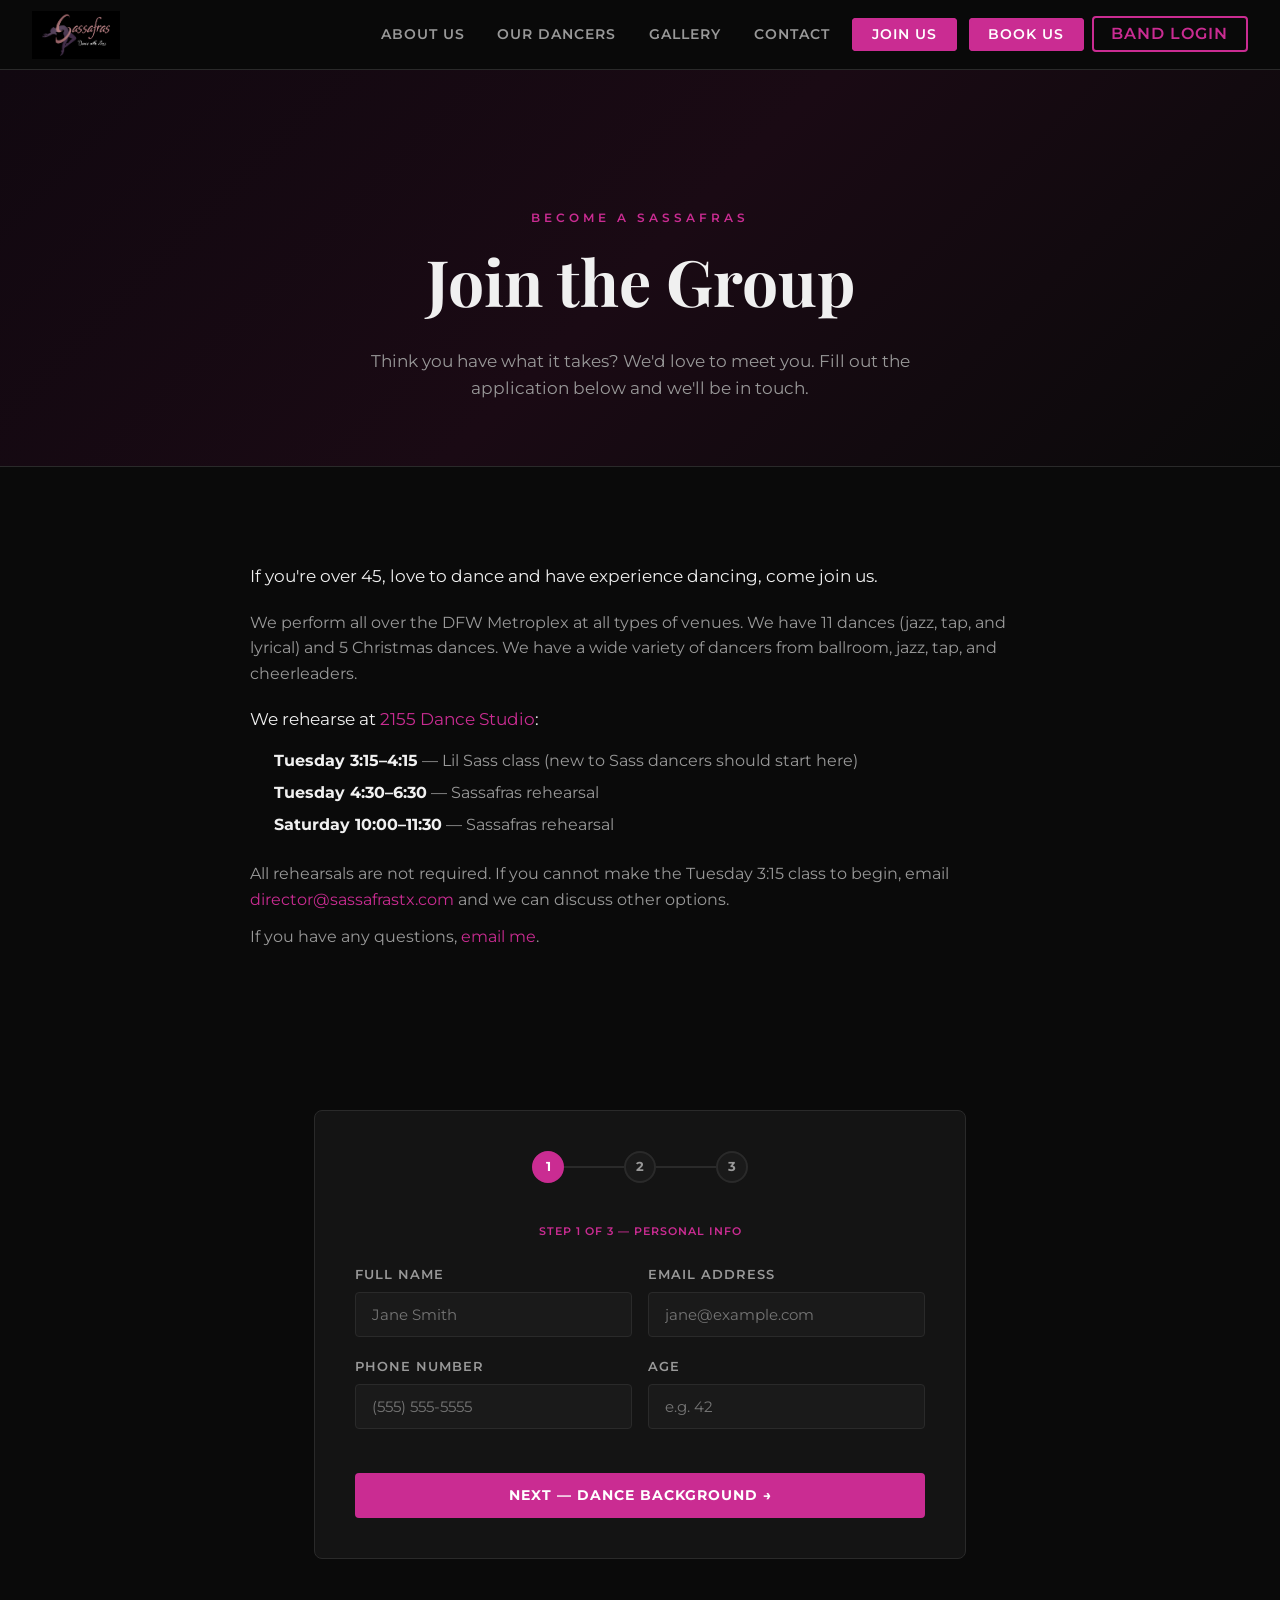
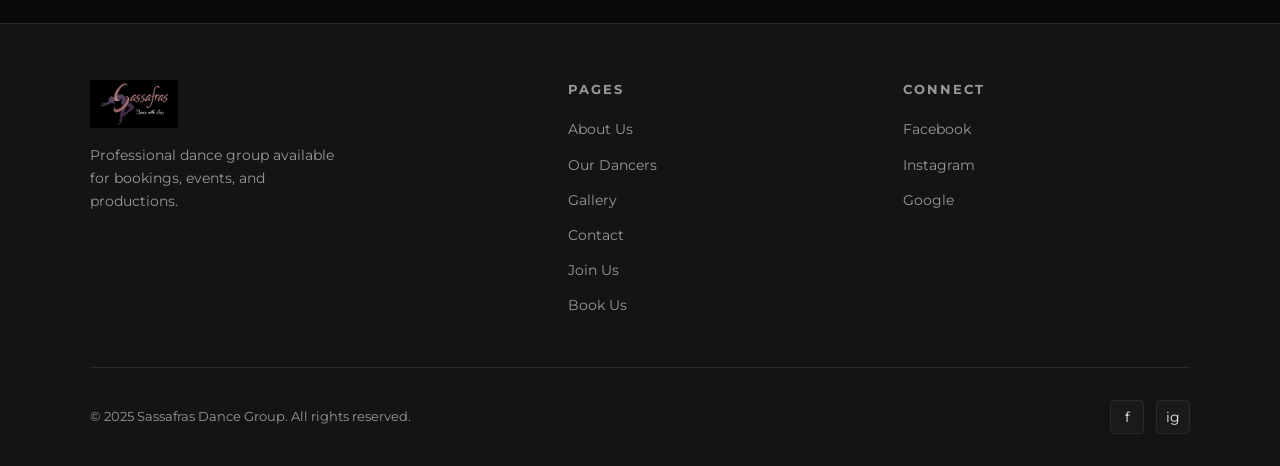
<file: join.html>
<!DOCTYPE html>
<html lang="en">
<head>
  <meta charset="UTF-8">
  <link rel="icon" type="image/png" href="https://sassafrastx.com/favicon.png">
  <link rel="shortcut icon" type="image/png" href="https://sassafrastx.com/favicon.png">
  <meta name="viewport" content="width=device-width, initial-scale=1.0">
  <title>Join Us — Sassafras Dance Group | Dallas, TX</title>
  <meta name="description" content="Are you a woman 45+ who loves to dance? Apply to join Sassafras Dance Group in Dallas, TX. We welcome experienced dancers of all styles.">
  <link rel="canonical" href="https://sassafrastx.com/join">
  <meta property="og:type" content="website">
  <meta property="og:url" content="https://sassafrastx.com/join">
  <meta property="og:title" content="Join Sassafras Dance Group">
  <meta property="og:description" content="Women 45+ who love to dance — apply to join Sassafras Dance Group in Dallas, TX.">
  <meta property="og:image" content="https://sassafrastx.com/images/logo.jpg">
  <link rel="preconnect" href="https://fonts.googleapis.com">
  <link rel="preconnect" href="https://fonts.gstatic.com" crossorigin>
  <link href="https://fonts.googleapis.com/css2?family=Playfair+Display:wght@700&family=Montserrat:wght@400;600;700&display=swap" rel="stylesheet">
  <link rel="stylesheet" href="css/style.css">
  <style>
    .step { display: none; }
    .step.active { display: block; }
    .step-indicator {
      display: flex;
      align-items: center;
      justify-content: center;
      gap: 0;
      margin-bottom: 2rem;
    }
    .step-dot {
      width: 32px;
      height: 32px;
      border-radius: 50%;
      border: 2px solid var(--border);
      background: var(--bg-card2);
      color: var(--text-muted);
      font-size: 0.8rem;
      font-weight: 700;
      display: flex;
      align-items: center;
      justify-content: center;
      transition: all 0.3s;
      position: relative;
      z-index: 1;
    }
    .step-dot.active { border-color: var(--pink); background: var(--pink); color: #fff; }
    .step-dot.done { border-color: var(--pink); background: rgba(202,44,146,0.2); color: var(--pink); }
    .step-line {
      width: 60px;
      height: 2px;
      background: var(--border);
      transition: background 0.3s;
    }
    .step-line.done { background: var(--pink); }
    .step-label {
      font-size: 0.7rem;
      font-weight: 600;
      letter-spacing: 1px;
      text-transform: uppercase;
      color: var(--text-muted);
      text-align: center;
      margin-top: 2.5rem;
      margin-bottom: 1.5rem;
    }
    .step-label.active { color: var(--pink); }
    .form-nav {
      display: flex;
      justify-content: space-between;
      align-items: center;
      margin-top: 1.5rem;
      gap: 1rem;
    }
    .btn-back {
      background: transparent;
      border: 1px solid var(--border);
      color: var(--text-muted);
      padding: 0.85rem 1.75rem;
      border-radius: 4px;
      font-size: 0.85rem;
      font-weight: 700;
      letter-spacing: 1px;
      text-transform: uppercase;
      cursor: pointer;
      font-family: 'Montserrat', sans-serif;
      transition: border-color 0.2s, color 0.2s;
    }
    .btn-back:hover { border-color: var(--text-muted); color: var(--text); }
    .btn-next {
      flex: 1;
      background: var(--pink);
      color: #fff;
      border: none;
      padding: 0.85rem 1.75rem;
      border-radius: 4px;
      font-size: 0.9rem;
      font-weight: 700;
      letter-spacing: 1px;
      text-transform: uppercase;
      cursor: pointer;
      font-family: 'Montserrat', sans-serif;
      transition: background 0.2s, box-shadow 0.2s;
    }
    .btn-next:hover { background: var(--pink-dark); box-shadow: 0 0 16px var(--pink-glow); }
  </style>
  <!-- Google Analytics -->
  <script async src="https://www.googletagmanager.com/gtag/js?id=G-Y5L8GYF5NN"></script>
  <script>
    window.dataLayer = window.dataLayer || [];
    function gtag(){dataLayer.push(arguments);}
    gtag('js', new Date());
    gtag('config', 'G-Y5L8GYF5NN');
  </script>
</head>
<body>

  <nav>
    <a class="nav-logo" href="/"><img src="images/logo.jpg" alt="Sassafras Dance Group" style="height:48px;width:auto;"></a>
    <ul class="nav-links">
      <li><a href="/about">About Us</a></li>
      <li><a href="/dancers">Our Dancers</a></li>
      <li><a href="/gallery">Gallery</a></li>
      <li><a href="/contact">Contact</a></li>
      <li><a href="/join" class="join-btn">Join Us</a></li>
      <li><a href="/book" class="book-btn">Book Us</a></li>
      <li><a href="https://auth.band.us/login?next_url=https%3A%2F%2Fwww.band.us%2Fband%2F95576450%2Fpost" target="_blank" class="login-btn">Band Login</a></li>
    </ul>
    <div class="hamburger" aria-label="Menu" role="button" tabindex="0">
      <span></span><span></span><span></span>
    </div>
  </nav>
  <div class="mobile-menu">
    <a href="/about">About Us</a>
    <a href="/dancers">Our Dancers</a>
    <a href="/gallery">Gallery</a>
    <a href="/join" class="book-btn">Join Us</a>
    <a href="/book" class="book-btn">Book Us</a>
    <a href="https://auth.band.us/login?next_url=https%3A%2F%2Fwww.band.us%2Fband%2F95576450%2Fpost" target="_blank">Band Login</a>
  </div>

  <div class="page-content">

    <div class="book-hero">
      <span class="section-label">Become a Sassafras</span>
      <h1 style="font-family:'Playfair Display',serif;font-size:clamp(2.5rem,5vw,4rem);font-weight:700;margin-bottom:1rem;">Join the Group</h1>
      <p style="color:var(--text-muted);max-width:540px;margin:0 auto;font-size:1.05rem;">Think you have what it takes? We'd love to meet you. Fill out the application below and we'll be in touch.</p>
    </div>

    <section>
      <div class="section-inner" style="max-width:780px;padding-bottom:0;">
        <p style="font-size:1.05rem;margin-bottom:1.25rem;">If you're over 45, love to dance and have experience dancing, come join us.</p>
        <p style="color:var(--text-muted);margin-bottom:1.25rem;">We perform all over the DFW Metroplex at all types of venues. We have 11 dances (jazz, tap, and lyrical) and 5 Christmas dances. We have a wide variety of dancers from ballroom, jazz, tap, and cheerleaders.</p>
        <p style="font-size:1.05rem;margin-bottom:0.75rem;">We rehearse at <a href="https://maps.google.com/?q=2155+Dance+Studio+Plano+TX" target="_blank" style="color:var(--pink);">2155 Dance Studio</a>:</p>
        <ul style="color:var(--text-muted);line-height:2;margin-bottom:1.25rem;padding-left:1.5rem;">
          <li><strong style="color:var(--text);">Tuesday 3:15–4:15</strong> — Lil Sass class (new to Sass dancers should start here)</li>
          <li><strong style="color:var(--text);">Tuesday 4:30–6:30</strong> — Sassafras rehearsal</li>
          <li><strong style="color:var(--text);">Saturday 10:00–11:30</strong> — Sassafras rehearsal</li>
        </ul>
        <p style="color:var(--text-muted);margin-bottom:0.75rem;">All rehearsals are not required. If you cannot make the Tuesday 3:15 class to begin, email <a href="mailto:director@sassafrastx.com" style="color:var(--pink);">director@sassafrastx.com</a> and we can discuss other options.</p>
        <p style="color:var(--text-muted);margin-bottom:0;">If you have any questions, <a href="mailto:director@sassafrastx.com" style="color:var(--pink);">email me</a>.</p>
      </div>
    </section>

    <div class="book-form-wrapper">
      <div class="form-card">

        <!-- STEP INDICATOR -->
        <div class="step-indicator">
          <div class="step-dot active" id="dot-1">1</div>
          <div class="step-line" id="line-1"></div>
          <div class="step-dot" id="dot-2">2</div>
          <div class="step-line" id="line-2"></div>
          <div class="step-dot" id="dot-3">3</div>
        </div>

        <form action="https://formspree.io/f/mgobqpdo" method="POST">
          <input type="hidden" name="_subject" value="New dancer application from Sassafras website">
          <input type="hidden" name="_next" value="https://sassafrastx.com/thankyou-join.html">

          <!-- STEP 1: Personal Info -->
          <div class="step active" id="step-1">
            <p class="step-label active">Step 1 of 3 — Personal Info</p>
            <div class="form-row">
              <div class="form-group">
                <label for="name">Full Name</label>
                <input type="text" id="name" name="name" placeholder="Jane Smith" required>
              </div>
              <div class="form-group">
                <label for="email">Email Address</label>
                <input type="email" id="email" name="email" placeholder="jane@example.com" required>
              </div>
            </div>
            <div class="form-row">
              <div class="form-group">
                <label for="phone">Phone Number</label>
                <input type="tel" id="phone" name="phone" placeholder="(555) 555-5555">
              </div>
              <div class="form-group">
                <label for="age">Age</label>
                <input type="number" id="age" name="age" placeholder="e.g. 42" min="18">
              </div>
            </div>
            <div class="form-nav">
              <button type="button" class="btn-next" onclick="goToStep(2)">Next — Dance Background →</button>
            </div>
          </div>

          <!-- STEP 2: Dance Background -->
          <div class="step" id="step-2">
            <p class="step-label">Step 2 of 3 — Dance Background</p>
            <div class="form-group">
              <label for="experience">Experience Level</label>
              <select id="experience" name="experience" required>
                <option value="">Select your experience level…</option>
                <option value="Beginner (less than 2 years)">Beginner (less than 2 years)</option>
                <option value="Intermediate (2–5 years)">Intermediate (2–5 years)</option>
                <option value="Experienced (5–10 years)">Experienced (5–10 years)</option>
                <option value="Advanced (10+ years)">Advanced (10+ years)</option>
              </select>
            </div>
            <div class="form-group">
              <label for="styles">Dance Styles</label>
              <input type="text" id="styles" name="styles" placeholder="e.g. Jazz, Hip Hop, Ballet, Zumba…">
            </div>
            <div class="form-group">
              <label for="background">Dance History</label>
              <textarea id="background" name="background" placeholder="Tell us about your dance background — studios, teams, performances, training…"></textarea>
            </div>
            <div class="form-nav">
              <button type="button" class="btn-back" onclick="goToStep(1)">← Back</button>
              <button type="button" class="btn-next" onclick="goToStep(3)">Next — Why Sassafras? →</button>
            </div>
          </div>

          <!-- STEP 3: Why Sassafras -->
          <div class="step" id="step-3">
            <p class="step-label">Step 3 of 3 — Why Sassafras?</p>
            <div class="form-group">
              <label for="why">Why do you want to join Sassafras?</label>
              <textarea id="why" name="why" placeholder="Tell us what draws you to Sassafras and what you'd bring to the group…" style="min-height:160px;"></textarea>
            </div>
            <div class="form-group">
              <label for="availability">Availability</label>
              <textarea id="availability" name="availability" placeholder="What days/times are you generally available for rehearsals and performances?"></textarea>
            </div>
            <div class="form-nav">
              <button type="button" class="btn-back" onclick="goToStep(2)">← Back</button>
              <button type="submit" class="btn-next">Submit Application</button>
            </div>
            <p class="form-note">We review all applications and will reach out within 1–2 weeks.</p>
          </div>

        </form>
      </div>
    </div>

  </div>

  <footer>
    <div class="footer-inner">
      <div class="footer-brand">
        <a class="nav-logo" href="/"><img src="images/logo.jpg" alt="Sassafras Dance Group" style="height:48px;width:auto;"></a>
        <p>Professional dance group available for bookings, events, and productions.</p>
      </div>
      <div>
        <h4>Pages</h4>
        <ul>
          <li><a href="/about">About Us</a></li>
          <li><a href="/dancers">Our Dancers</a></li>
          <li><a href="/gallery">Gallery</a></li>
          <li><a href="/contact">Contact</a></li>
          <li><a href="/join">Join Us</a></li>
          <li><a href="/book">Book Us</a></li>
        </ul>
      </div>
      <div>
        <h4>Connect</h4>
        <ul>
          <li><a href="https://facebook.com/share/g/1JULacy1gz/" target="_blank">Facebook</a></li>
          <li><a href="https://www.instagram.com/Sassafrastx/" target="_blank">Instagram</a></li>
          <li><a href="https://share.google/0nGofY9VEpciTa6bD" target="_blank">Google</a></li>
        </ul>
      </div>
    </div>
    <div class="footer-bottom">
      <p>&copy; 2025 Sassafras Dance Group. All rights reserved.</p>
      <div class="footer-social">
        <a href="https://facebook.com/share/g/1JULacy1gz/" target="_blank" aria-label="Facebook">f</a>
        <a href="https://www.instagram.com/Sassafrastx/" target="_blank" aria-label="Instagram">ig</a>
      </div>
    </div>
  </footer>

  <script src="js/main.js"></script>
  <script>
    function goToStep(n) {
      const total = 3;
      for (let i = 1; i <= total; i++) {
        document.getElementById('step-' + i).classList.toggle('active', i === n);
        const dot = document.getElementById('dot-' + i);
        dot.classList.remove('active', 'done');
        if (i === n) dot.classList.add('active');
        else if (i < n) dot.classList.add('done');
      }
      for (let i = 1; i < total; i++) {
        document.getElementById('line-' + i).classList.toggle('done', i < n);
      }
      document.querySelector('.book-form-wrapper').scrollIntoView({ behavior: 'smooth', block: 'start' });
    }
  </script>
</body>
</html>
</file>
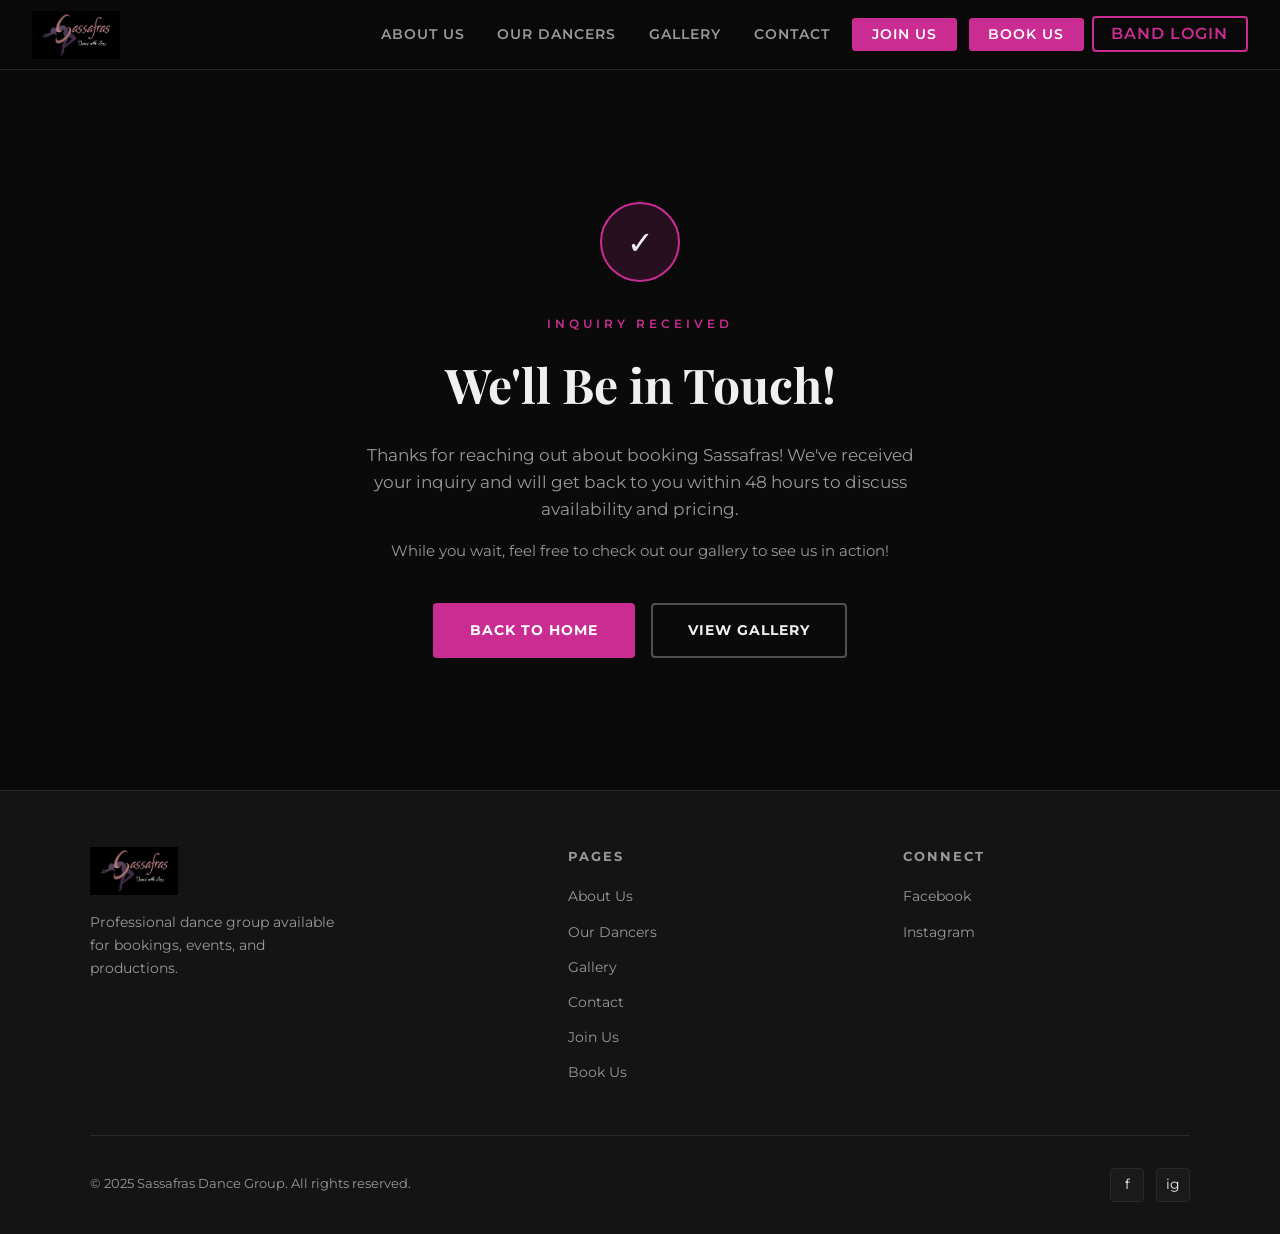
<file: thankyou-book.html>
<!DOCTYPE html>
<html lang="en">
<head>
  <meta charset="UTF-8">
  <link rel="icon" type="image/png" href="https://sassafrastx.com/favicon.png">
  <link rel="shortcut icon" type="image/png" href="https://sassafrastx.com/favicon.png">
  <meta name="viewport" content="width=device-width, initial-scale=1.0">
  <title>Inquiry Received — Sassafras Dance Group</title>
  <link rel="preconnect" href="https://fonts.googleapis.com">
  <link rel="preconnect" href="https://fonts.gstatic.com" crossorigin>
  <link href="https://fonts.googleapis.com/css2?family=Playfair+Display:wght@700&family=Montserrat:wght@400;600;700&display=swap" rel="stylesheet">
  <link rel="stylesheet" href="css/style.css">
</head>
<body>

  <nav>
    <a class="nav-logo" href="/"><img src="images/logo.jpg" alt="Sassafras Dance Group" style="height:48px;width:auto;"></a>
    <ul class="nav-links">
      <li><a href="/about">About Us</a></li>
      <li><a href="/dancers">Our Dancers</a></li>
      <li><a href="/gallery">Gallery</a></li>
      <li><a href="/contact">Contact</a></li>
      <li><a href="/join" class="join-btn">Join Us</a></li>
      <li><a href="/book" class="book-btn">Book Us</a></li>
      <li><a href="https://auth.band.us/login?next_url=https%3A%2F%2Fwww.band.us%2Fband%2F95576450%2Fpost" target="_blank" class="login-btn">Band Login</a></li>
    </ul>
    <div class="hamburger" aria-label="Menu" role="button" tabindex="0">
      <span></span><span></span><span></span>
    </div>
  </nav>
  <div class="mobile-menu">
    <a href="/about">About Us</a>
    <a href="/dancers">Our Dancers</a>
    <a href="/gallery">Gallery</a>
    <a href="/join" class="book-btn">Join Us</a>
    <a href="/book" class="book-btn">Book Us</a>
    <a href="https://auth.band.us/login?next_url=https%3A%2F%2Fwww.band.us%2Fband%2F95576450%2Fpost" target="_blank">Band Login</a>
  </div>

  <div class="page-content">
    <div style="min-height:80vh;display:flex;align-items:center;justify-content:center;padding:4rem 1.5rem;text-align:center;">
      <div style="max-width:560px;">
        <div style="width:80px;height:80px;background:rgba(202,44,146,0.15);border:2px solid var(--pink);border-radius:50%;display:flex;align-items:center;justify-content:center;font-size:2rem;margin:0 auto 2rem;">✓</div>
        <p class="section-label" style="margin-bottom:0.75rem;">Inquiry Received</p>
        <h1 style="font-family:'Playfair Display',serif;font-size:clamp(2rem,4vw,3rem);font-weight:700;margin-bottom:1.25rem;">We'll Be in Touch!</h1>
        <p style="color:var(--text-muted);font-size:1.05rem;margin-bottom:1rem;">Thanks for reaching out about booking Sassafras! We've received your inquiry and will get back to you within 48 hours to discuss availability and pricing.</p>
        <p style="color:var(--text-muted);font-size:0.95rem;margin-bottom:2.5rem;">While you wait, feel free to check out our gallery to see us in action!</p>
        <div style="display:flex;gap:1rem;justify-content:center;flex-wrap:wrap;">
          <a href="/" class="btn-primary">Back to Home</a>
          <a href="/gallery" class="btn-outline">View Gallery</a>
        </div>
      </div>
    </div>
  </div>

  <footer>
    <div class="footer-inner">
      <div class="footer-brand">
        <a class="nav-logo" href="/"><img src="images/logo.jpg" alt="Sassafras Dance Group" style="height:48px;width:auto;"></a>
        <p>Professional dance group available for bookings, events, and productions.</p>
      </div>
      <div>
        <h4>Pages</h4>
        <ul>
          <li><a href="/about">About Us</a></li>
          <li><a href="/dancers">Our Dancers</a></li>
          <li><a href="/gallery">Gallery</a></li>
          <li><a href="/contact">Contact</a></li>
          <li><a href="/join">Join Us</a></li>
          <li><a href="/book">Book Us</a></li>
        </ul>
      </div>
      <div>
        <h4>Connect</h4>
        <ul>
          <li><a href="https://facebook.com/share/g/1JULacy1gz/" target="_blank">Facebook</a></li>
          <li><a href="https://www.instagram.com/Sassafrastx/" target="_blank">Instagram</a></li>
        </ul>
      </div>
    </div>
    <div class="footer-bottom">
      <p>&copy; 2025 Sassafras Dance Group. All rights reserved.</p>
      <div class="footer-social">
        <a href="https://facebook.com/share/g/1JULacy1gz/" target="_blank" aria-label="Facebook">f</a>
        <a href="https://www.instagram.com/Sassafrastx/" target="_blank" aria-label="Instagram">ig</a>
      </div>
    </div>
  </footer>

  <script src="js/main.js"></script>
</body>
</html>
</file>
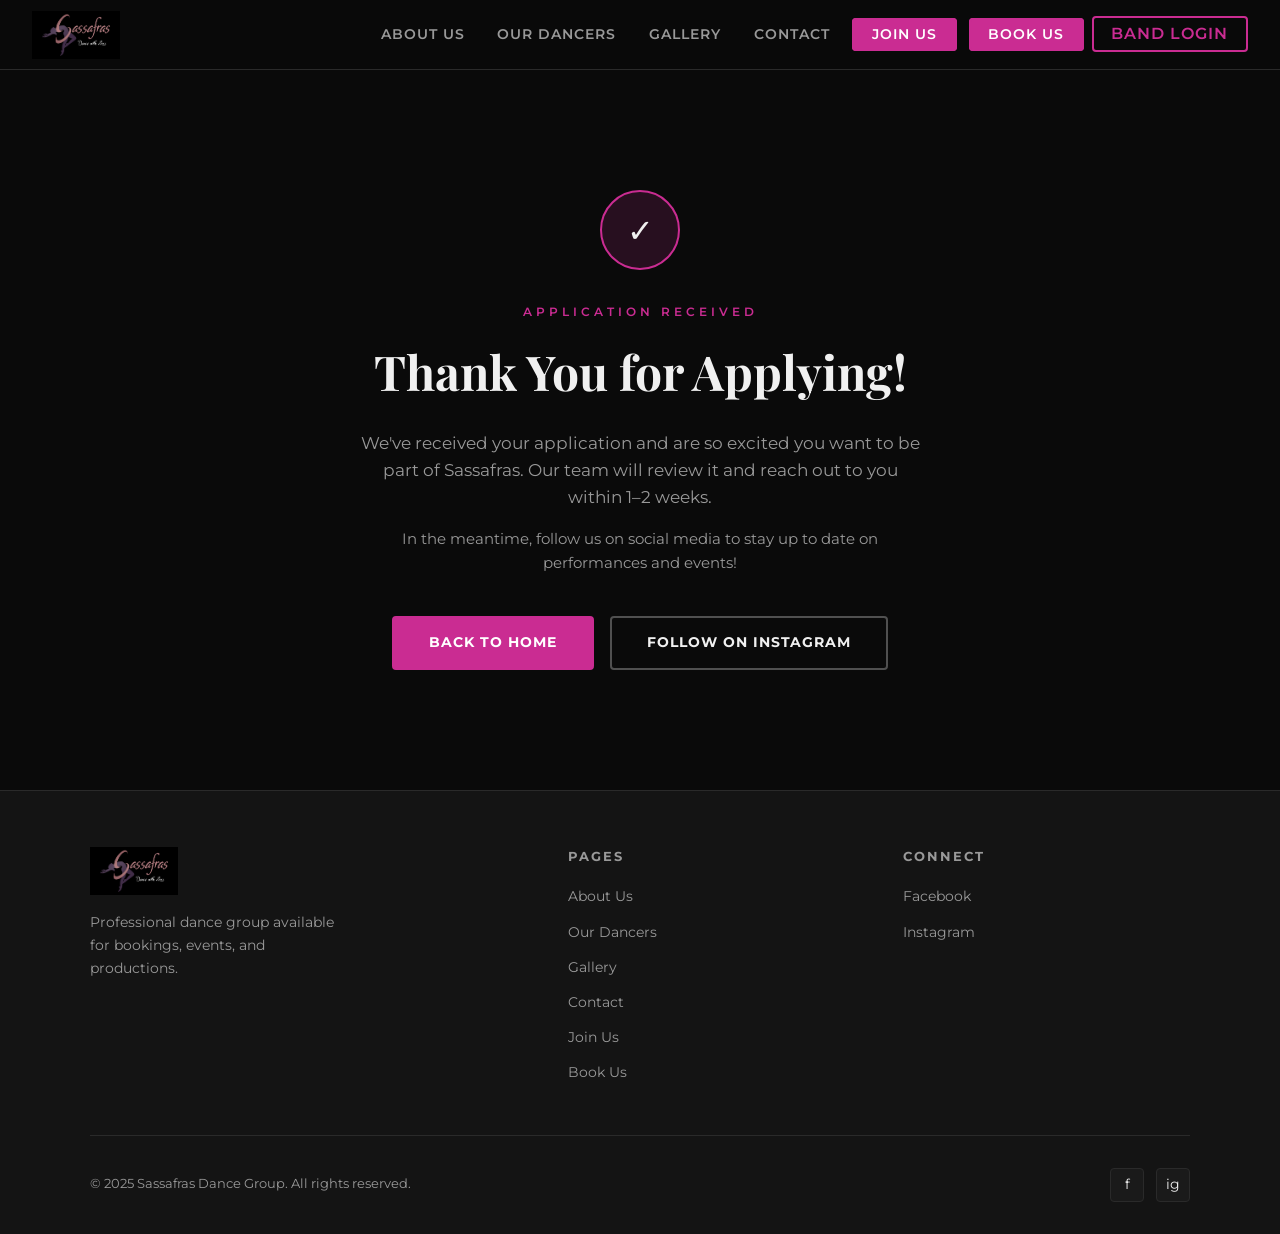
<file: thankyou-join.html>
<!DOCTYPE html>
<html lang="en">
<head>
  <meta charset="UTF-8">
  <link rel="icon" type="image/png" href="https://sassafrastx.com/favicon.png">
  <link rel="shortcut icon" type="image/png" href="https://sassafrastx.com/favicon.png">
  <meta name="viewport" content="width=device-width, initial-scale=1.0">
  <title>Application Received — Sassafras Dance Group</title>
  <link rel="preconnect" href="https://fonts.googleapis.com">
  <link rel="preconnect" href="https://fonts.gstatic.com" crossorigin>
  <link href="https://fonts.googleapis.com/css2?family=Playfair+Display:wght@700&family=Montserrat:wght@400;600;700&display=swap" rel="stylesheet">
  <link rel="stylesheet" href="css/style.css">
</head>
<body>

  <nav>
    <a class="nav-logo" href="/"><img src="images/logo.jpg" alt="Sassafras Dance Group" style="height:48px;width:auto;"></a>
    <ul class="nav-links">
      <li><a href="/about">About Us</a></li>
      <li><a href="/dancers">Our Dancers</a></li>
      <li><a href="/gallery">Gallery</a></li>
      <li><a href="/contact">Contact</a></li>
      <li><a href="/join" class="join-btn">Join Us</a></li>
      <li><a href="/book" class="book-btn">Book Us</a></li>
      <li><a href="https://auth.band.us/login?next_url=https%3A%2F%2Fwww.band.us%2Fband%2F95576450%2Fpost" target="_blank" class="login-btn">Band Login</a></li>
    </ul>
    <div class="hamburger" aria-label="Menu" role="button" tabindex="0">
      <span></span><span></span><span></span>
    </div>
  </nav>
  <div class="mobile-menu">
    <a href="/about">About Us</a>
    <a href="/dancers">Our Dancers</a>
    <a href="/gallery">Gallery</a>
    <a href="/join" class="book-btn">Join Us</a>
    <a href="/book" class="book-btn">Book Us</a>
    <a href="https://auth.band.us/login?next_url=https%3A%2F%2Fwww.band.us%2Fband%2F95576450%2Fpost" target="_blank">Band Login</a>
  </div>

  <div class="page-content">
    <div style="min-height:80vh;display:flex;align-items:center;justify-content:center;padding:4rem 1.5rem;text-align:center;">
      <div style="max-width:560px;">
        <div style="width:80px;height:80px;background:rgba(202,44,146,0.15);border:2px solid var(--pink);border-radius:50%;display:flex;align-items:center;justify-content:center;font-size:2rem;margin:0 auto 2rem;">✓</div>
        <p class="section-label" style="margin-bottom:0.75rem;">Application Received</p>
        <h1 style="font-family:'Playfair Display',serif;font-size:clamp(2rem,4vw,3rem);font-weight:700;margin-bottom:1.25rem;">Thank You for Applying!</h1>
        <p style="color:var(--text-muted);font-size:1.05rem;margin-bottom:1rem;">We've received your application and are so excited you want to be part of Sassafras. Our team will review it and reach out to you within 1–2 weeks.</p>
        <p style="color:var(--text-muted);font-size:0.95rem;margin-bottom:2.5rem;">In the meantime, follow us on social media to stay up to date on performances and events!</p>
        <div style="display:flex;gap:1rem;justify-content:center;flex-wrap:wrap;">
          <a href="/" class="btn-primary">Back to Home</a>
          <a href="https://www.instagram.com/Sassafrastx/" target="_blank" class="btn-outline">Follow on Instagram</a>
        </div>
      </div>
    </div>
  </div>

  <footer>
    <div class="footer-inner">
      <div class="footer-brand">
        <a class="nav-logo" href="/"><img src="images/logo.jpg" alt="Sassafras Dance Group" style="height:48px;width:auto;"></a>
        <p>Professional dance group available for bookings, events, and productions.</p>
      </div>
      <div>
        <h4>Pages</h4>
        <ul>
          <li><a href="/about">About Us</a></li>
          <li><a href="/dancers">Our Dancers</a></li>
          <li><a href="/gallery">Gallery</a></li>
          <li><a href="/contact">Contact</a></li>
          <li><a href="/join">Join Us</a></li>
          <li><a href="/book">Book Us</a></li>
        </ul>
      </div>
      <div>
        <h4>Connect</h4>
        <ul>
          <li><a href="https://facebook.com/share/g/1JULacy1gz/" target="_blank">Facebook</a></li>
          <li><a href="https://www.instagram.com/Sassafrastx/" target="_blank">Instagram</a></li>
        </ul>
      </div>
    </div>
    <div class="footer-bottom">
      <p>&copy; 2025 Sassafras Dance Group. All rights reserved.</p>
      <div class="footer-social">
        <a href="https://facebook.com/share/g/1JULacy1gz/" target="_blank" aria-label="Facebook">f</a>
        <a href="https://www.instagram.com/Sassafrastx/" target="_blank" aria-label="Instagram">ig</a>
      </div>
    </div>
  </footer>

  <script src="js/main.js"></script>
</body>
</html>
</file>
<file: css/style.css>
/* ===== VARIABLES ===== */
:root {
  --pink: #CA2C92;
  --pink-dark: #a02275;
  --pink-glow: rgba(202, 44, 146, 0.35);
  --bg: #0a0a0a;
  --bg-card: #141414;
  --bg-card2: #1a1a1a;
  --text: #f0f0f0;
  --text-muted: #999;
  --border: #2a2a2a;
  --nav-height: 70px;
}

/* ===== RESET ===== */
*, *::before, *::after { box-sizing: border-box; margin: 0; padding: 0; }
html { scroll-behavior: smooth; }
body {
  font-family: 'Montserrat', sans-serif;
  background: var(--bg);
  color: var(--text);
  line-height: 1.6;
}
img { max-width: 100%; display: block; }
a { color: inherit; text-decoration: none; }
ul { list-style: none; }

/* ===== NAV ===== */
nav {
  position: fixed;
  top: 0; left: 0; right: 0;
  height: var(--nav-height);
  background: rgba(10, 10, 10, 0.95);
  backdrop-filter: blur(10px);
  border-bottom: 1px solid var(--border);
  display: flex;
  align-items: center;
  justify-content: space-between;
  padding: 0 2rem;
  z-index: 1000;
}
.nav-logo {
  font-family: 'Playfair Display', serif;
  font-size: 1.6rem;
  font-weight: 700;
  color: var(--pink);
  letter-spacing: 2px;
}
.nav-logo span { color: var(--text); }
.nav-links {
  display: flex;
  align-items: center;
  gap: 0.25rem;
}
.nav-links a {
  padding: 0.4rem 0.9rem;
  font-size: 0.85rem;
  font-weight: 600;
  letter-spacing: 1px;
  text-transform: uppercase;
  color: var(--text-muted);
  border-radius: 4px;
  transition: color 0.2s;
}
.nav-links a:hover { color: var(--text); }
.nav-links a.active { color: var(--text); }
.nav-links .join-btn {
  color: #fff;
  background: var(--pink);
  border: 2px solid var(--pink);
  padding: 0.4rem 1.1rem;
  border-radius: 4px;
  margin-left: 0.25rem;
  transition: background 0.2s, box-shadow 0.2s;
}
.nav-links .join-btn:hover {
  background: var(--pink-dark);
  box-shadow: 0 0 14px var(--pink-glow);
}
.nav-links .book-btn {
  color: #fff;
  background: var(--pink);
  border: 2px solid var(--pink);
  padding: 0.4rem 1.1rem;
  border-radius: 4px;
  margin-left: 0.5rem;
  transition: background 0.2s, box-shadow 0.2s;
}
.nav-links .book-btn:hover {
  background: var(--pink-dark);
  box-shadow: 0 0 14px var(--pink-glow);
}
.nav-links .login-btn {
  color: var(--pink);
  border: 2px solid var(--pink);
  padding: 0.4rem 1.1rem;
  border-radius: 4px;
  font-size: inherit;
  margin-left: 0.25rem;
  transition: background 0.2s;
}
.nav-links .login-btn:hover { background: rgba(202,44,146,0.15); }

/* Hamburger */
.hamburger {
  display: none;
  flex-direction: column;
  gap: 5px;
  cursor: pointer;
  padding: 4px;
}
.hamburger span {
  display: block;
  width: 24px;
  height: 2px;
  background: var(--text);
  transition: all 0.3s;
}
.hamburger.open span:nth-child(1) { transform: translateY(7px) rotate(45deg); }
.hamburger.open span:nth-child(2) { opacity: 0; }
.hamburger.open span:nth-child(3) { transform: translateY(-7px) rotate(-45deg); }

/* Mobile nav */
.mobile-menu {
  display: none;
  position: fixed;
  top: var(--nav-height);
  left: 0; right: 0;
  background: rgba(10,10,10,0.98);
  padding: 1.5rem 2rem;
  flex-direction: column;
  gap: 0.25rem;
  border-bottom: 1px solid var(--border);
  z-index: 999;
}
.mobile-menu a {
  padding: 0.75rem 0;
  font-size: 1rem;
  font-weight: 600;
  letter-spacing: 1px;
  text-transform: uppercase;
  color: var(--text-muted);
  border-bottom: 1px solid var(--border);
  transition: color 0.2s;
}
.mobile-menu a:last-child { border-bottom: none; }
.mobile-menu a:hover, .mobile-menu a.active { color: var(--text); }
.mobile-menu .book-btn {
  color: var(--text) !important;
  background: var(--pink);
  text-align: center;
  border-radius: 4px;
  border-bottom: none !important;
  padding: 0.75rem 1rem !important;
  margin-top: 0.5rem;
}

/* ===== HERO ===== */
.hero {
  min-height: 100vh;
  display: flex;
  align-items: center;
  justify-content: center;
  text-align: center;
  position: relative;
  overflow: hidden;
  padding: 0 1.5rem;
  background: linear-gradient(135deg, #0a0a0a 0%, #1a0a14 50%, #0a0a0a 100%);
}
.hero::before {
  content: '';
  position: absolute;
  inset: 0;
  background: radial-gradient(ellipse at center, rgba(202,44,146,0.18) 0%, transparent 70%);
  pointer-events: none;
}
.hero-content { position: relative; z-index: 1; max-width: 800px; }
.hero-eyebrow {
  font-size: 0.8rem;
  letter-spacing: 4px;
  text-transform: uppercase;
  color: var(--pink);
  margin-bottom: 1.2rem;
  font-weight: 600;
}
.hero h1 {
  font-family: 'Playfair Display', serif;
  font-size: clamp(3rem, 8vw, 6rem);
  font-weight: 700;
  line-height: 1.05;
  margin-bottom: 1.2rem;
  letter-spacing: -1px;
  -webkit-text-stroke: 1px rgba(0,0,0,0.8);
  paint-order: stroke fill;
}
.hero h1 span { color: var(--pink); -webkit-text-stroke: 1px rgba(0,0,0,0.8); paint-order: stroke fill; }
.hero p {
  font-size: 1.1rem;
  color: var(--text-muted);
  max-width: 520px;
  margin: 0 auto 2.5rem;
}
.hero-buttons { display: flex; gap: 1rem; justify-content: center; flex-wrap: wrap; }
.btn-primary {
  background: var(--pink);
  color: #fff;
  padding: 0.85rem 2.2rem;
  border-radius: 4px;
  font-weight: 700;
  font-size: 0.9rem;
  letter-spacing: 1px;
  text-transform: uppercase;
  transition: background 0.2s, box-shadow 0.2s;
  border: 2px solid var(--pink);
}
.btn-primary:hover {
  background: var(--pink-dark);
  box-shadow: 0 0 20px var(--pink-glow);
}
.btn-outline {
  border: 2px solid rgba(240,240,240,0.3);
  color: var(--text);
  padding: 0.85rem 2.2rem;
  border-radius: 4px;
  font-weight: 700;
  font-size: 0.9rem;
  letter-spacing: 1px;
  text-transform: uppercase;
  transition: border-color 0.2s, background 0.2s;
}
.btn-outline:hover { border-color: var(--pink); background: rgba(202,44,146,0.1); }

/* ===== PAGE WRAPPER ===== */
.page-content { padding-top: var(--nav-height); }

/* ===== SECTION BASE ===== */
section { padding: 6rem 1.5rem; }
.section-inner { max-width: 1100px; margin: 0 auto; }
.section-label {
  font-size: 0.75rem;
  letter-spacing: 4px;
  text-transform: uppercase;
  color: var(--pink);
  font-weight: 600;
  margin-bottom: 0.75rem;
}
.section-title {
  font-family: 'Playfair Display', serif;
  font-size: clamp(2rem, 4vw, 3rem);
  font-weight: 700;
  margin-bottom: 1rem;
  line-height: 1.1;
}
.section-sub {
  color: var(--text-muted);
  max-width: 600px;
  font-size: 1rem;
  margin-bottom: 3rem;
}
.divider {
  width: 50px;
  height: 3px;
  background: var(--pink);
  margin: 1rem 0 2rem;
  border-radius: 2px;
}

/* ===== PAGE HERO (inner pages) ===== */
.page-hero {
  padding: calc(var(--nav-height) + 4rem) 1.5rem 4rem;
  text-align: center;
  background: linear-gradient(180deg, #110810 0%, var(--bg) 100%);
  border-bottom: 1px solid var(--border);
}
.page-hero .section-label { display: block; margin-bottom: 0.5rem; }
.page-hero h1 {
  font-family: 'Playfair Display', serif;
  font-size: clamp(2.5rem, 5vw, 4rem);
  font-weight: 700;
}

/* ===== HOME: ABOUT TEASER ===== */
.about-teaser { background: var(--bg-card); }
.about-grid {
  display: grid;
  grid-template-columns: 1fr 1fr;
  gap: 4rem;
  align-items: center;
}
.about-img-placeholder {
  aspect-ratio: 4/5;
  background: linear-gradient(135deg, #1a0a14, #2a1020);
  border: 1px solid var(--border);
  border-radius: 8px;
  display: flex;
  align-items: center;
  justify-content: center;
  color: var(--text-muted);
  font-size: 0.85rem;
  letter-spacing: 2px;
  text-transform: uppercase;
}
.about-text p { color: var(--text-muted); margin-bottom: 1.5rem; font-size: 1.05rem; }

/* ===== HOME: STATS ===== */
.stats {
  background: var(--pink);
  padding: 3.5rem 1.5rem;
}
.stats-grid {
  max-width: 900px;
  margin: 0 auto;
  display: grid;
  grid-template-columns: repeat(3, 1fr);
  gap: 2rem;
  text-align: center;
}
.stat-number {
  font-family: 'Playfair Display', serif;
  font-size: 3rem;
  font-weight: 700;
  line-height: 1;
  margin-bottom: 0.5rem;
}
.stat-label { font-size: 0.85rem; font-weight: 600; letter-spacing: 2px; text-transform: uppercase; opacity: 0.85; }

/* ===== HOME: SERVICES ===== */
.services-grid {
  display: grid;
  grid-template-columns: repeat(auto-fit, minmax(250px, 1fr));
  gap: 1.5rem;
  margin-top: 3rem;
}
.service-card {
  background: var(--bg-card);
  border: 1px solid var(--border);
  border-radius: 8px;
  padding: 2rem 1.75rem;
  transition: border-color 0.2s, transform 0.2s;
}
.service-card:hover { border-color: var(--pink); transform: translateY(-3px); }
.service-icon {
  font-size: 2rem;
  margin-bottom: 1rem;
}
.service-card h3 { font-size: 1.1rem; font-weight: 700; margin-bottom: 0.75rem; }
.service-card p { color: var(--text-muted); font-size: 0.9rem; }

/* ===== HOME: CTA BANNER ===== */
.cta-banner {
  background: linear-gradient(135deg, #1a0a14, #2a0a1e);
  border-top: 1px solid var(--border);
  border-bottom: 1px solid var(--border);
  text-align: center;
  padding: 5rem 1.5rem;
}
.cta-banner h2 {
  font-family: 'Playfair Display', serif;
  font-size: clamp(2rem, 4vw, 3rem);
  margin-bottom: 1rem;
}
.cta-banner p { color: var(--text-muted); margin-bottom: 2rem; font-size: 1.05rem; }

/* ===== ABOUT PAGE ===== */
.about-full-grid {
  display: grid;
  grid-template-columns: 1fr 1fr;
  gap: 4rem;
  align-items: start;
  margin-bottom: 5rem;
}
.about-full-grid p { color: var(--text-muted); margin-bottom: 1.25rem; }
.values-grid {
  display: grid;
  grid-template-columns: repeat(auto-fit, minmax(220px, 1fr));
  gap: 1.5rem;
  margin-top: 2rem;
}
.value-card {
  background: var(--bg-card);
  border: 1px solid var(--border);
  border-radius: 8px;
  padding: 1.75rem;
  border-top: 3px solid var(--pink);
}
.value-card h3 { font-size: 1rem; font-weight: 700; margin-bottom: 0.5rem; }
.value-card p { color: var(--text-muted); font-size: 0.9rem; }

/* ===== DANCERS PAGE ===== */
.dancers-grid {
  display: grid;
  grid-template-columns: repeat(auto-fill, minmax(260px, 1fr));
  gap: 2rem;
}
.dancer-card {
  background: var(--bg-card);
  border: 1px solid var(--border);
  border-radius: 8px;
  overflow: hidden;
  transition: transform 0.2s, border-color 0.2s;
}
.dancer-card:hover { transform: translateY(-4px); border-color: var(--pink); }
.dancer-photo {
  aspect-ratio: 3/4;
  background: linear-gradient(135deg, #1a0a14, #2a1020);
  display: flex;
  align-items: center;
  justify-content: center;
  color: var(--text-muted);
  font-size: 0.8rem;
  letter-spacing: 2px;
  text-transform: uppercase;
  position: relative;
  overflow: hidden;
}
.dancer-photo img {
  width: 100%;
  height: 100%;
  object-fit: cover;
  position: absolute;
  inset: 0;
}
.dancer-info { padding: 1.5rem; }
.dancer-name { font-size: 1.1rem; font-weight: 700; margin-bottom: 0.25rem; }
.dancer-role { font-size: 0.8rem; color: var(--pink); font-weight: 600; letter-spacing: 1px; text-transform: uppercase; margin-bottom: 0.75rem; }
.dancer-bio { font-size: 0.9rem; color: var(--text-muted); }

/* ===== GALLERY PAGE ===== */
.gallery-tabs {
  display: flex;
  gap: 0.5rem;
  margin-bottom: 2.5rem;
  flex-wrap: wrap;
}
.tab-btn {
  padding: 0.5rem 1.25rem;
  border: 1px solid var(--border);
  background: transparent;
  color: var(--text-muted);
  border-radius: 4px;
  font-size: 0.85rem;
  font-weight: 600;
  letter-spacing: 1px;
  text-transform: uppercase;
  cursor: pointer;
  transition: all 0.2s;
  font-family: 'Montserrat', sans-serif;
}
.tab-btn:hover { color: var(--text); border-color: var(--text-muted); }
.tab-btn.active { background: var(--pink); color: #fff; border-color: var(--pink); }
.gallery-grid {
  display: grid;
  grid-template-columns: repeat(auto-fill, minmax(280px, 1fr));
  gap: 1rem;
}
.gallery-item {
  aspect-ratio: 4/3;
  background: linear-gradient(135deg, #1a0a14, #2a1020);
  border-radius: 6px;
  overflow: hidden;
  position: relative;
  cursor: pointer;
  border: 1px solid var(--border);
  transition: transform 0.2s;
}
.gallery-item:hover { transform: scale(1.02); }
.gallery-item img {
  width: 100%; height: 100%;
  object-fit: cover;
  position: absolute;
  inset: 0;
}
.gallery-placeholder {
  width: 100%; height: 100%;
  display: flex;
  align-items: center;
  justify-content: center;
  color: var(--text-muted);
  font-size: 0.75rem;
  letter-spacing: 2px;
  text-transform: uppercase;
}
.gallery-video-grid {
  display: grid;
  grid-template-columns: repeat(auto-fill, minmax(320px, 1fr));
  gap: 1.5rem;
}
.video-item {
  border-radius: 8px;
  overflow: hidden;
  border: 1px solid var(--border);
  background: var(--bg-card);
}
.video-thumb {
  border-radius: 8px;
  overflow: hidden;
  border: 2px solid var(--border);
  background: var(--bg-card);
  cursor: pointer;
  transition: border-color 0.2s, transform 0.2s;
}
.video-thumb:hover { border-color: var(--pink); transform: translateY(-2px); }
.video-thumb.active-thumb { border-color: var(--pink); }
.video-play {
  width: 56px;
  height: 56px;
  background: var(--pink);
  border-radius: 50%;
  display: flex;
  align-items: center;
  justify-content: center;
  font-size: 1.25rem;
  box-shadow: 0 0 20px var(--pink-glow);
}
.video-info { padding: 1rem 1.25rem; }
.video-info h4 { font-size: 0.95rem; font-weight: 700; margin-bottom: 0.25rem; }
.video-info p { font-size: 0.8rem; color: var(--text-muted); }
.gallery-section { display: none; }
.gallery-section.active { display: block; }

/* ===== CONTACT PAGE ===== */
.contact-grid {
  display: grid;
  grid-template-columns: 1fr 1.8fr;
  gap: 4rem;
  align-items: start;
}
.contact-info h3 { font-size: 1.25rem; font-weight: 700; margin-bottom: 1.5rem; }
.contact-item { display: flex; gap: 1rem; margin-bottom: 1.5rem; align-items: flex-start; }
.contact-icon {
  width: 40px;
  height: 40px;
  background: rgba(202,44,146,0.15);
  border: 1px solid rgba(202,44,146,0.3);
  border-radius: 8px;
  display: flex;
  align-items: center;
  justify-content: center;
  font-size: 1rem;
  flex-shrink: 0;
}
.contact-item-text p:first-child { font-weight: 600; font-size: 0.9rem; margin-bottom: 0.2rem; }
.contact-item-text p:last-child { color: var(--text-muted); font-size: 0.9rem; }
.social-links { display: flex; gap: 0.75rem; margin-top: 2rem; flex-wrap: wrap; }
.social-link {
  display: flex;
  align-items: center;
  gap: 0.5rem;
  padding: 0.5rem 1rem;
  background: var(--bg-card);
  border: 1px solid var(--border);
  border-radius: 4px;
  font-size: 0.85rem;
  font-weight: 600;
  transition: border-color 0.2s, background 0.2s;
}
.social-link:hover { border-color: var(--pink); background: rgba(202,44,146,0.1); }

/* ===== FORMS ===== */
.form-card {
  background: var(--bg-card);
  border: 1px solid var(--border);
  border-radius: 8px;
  padding: 2.5rem;
}
.form-title { font-size: 1.25rem; font-weight: 700; margin-bottom: 1.75rem; }
.form-row { display: grid; grid-template-columns: 1fr 1fr; gap: 1rem; }
.form-group { margin-bottom: 1.25rem; }
.form-group label {
  display: block;
  font-size: 0.8rem;
  font-weight: 600;
  letter-spacing: 1px;
  text-transform: uppercase;
  color: var(--text-muted);
  margin-bottom: 0.4rem;
}
.form-group input,
.form-group select,
.form-group textarea {
  width: 100%;
  background: var(--bg-card2);
  border: 1px solid var(--border);
  color: var(--text);
  padding: 0.75rem 1rem;
  border-radius: 4px;
  font-size: 0.95rem;
  font-family: 'Montserrat', sans-serif;
  transition: border-color 0.2s;
  outline: none;
  -webkit-appearance: none;
}
.form-group select {
  cursor: pointer;
  background-image: url("data:image/svg+xml,%3Csvg xmlns='http://www.w3.org/2000/svg' width='12' height='8' viewBox='0 0 12 8'%3E%3Cpath fill='%23999' d='M6 8L0 0h12z'/%3E%3C/svg%3E");
  background-repeat: no-repeat;
  background-position: right 1rem center;
  padding-right: 2.5rem;
}
.form-group input:focus,
.form-group select:focus,
.form-group textarea:focus { border-color: var(--pink); }
.form-group textarea { resize: vertical; min-height: 120px; }
.form-submit {
  width: 100%;
  background: var(--pink);
  color: #fff;
  border: none;
  padding: 1rem;
  border-radius: 4px;
  font-size: 0.9rem;
  font-weight: 700;
  letter-spacing: 1px;
  text-transform: uppercase;
  cursor: pointer;
  font-family: 'Montserrat', sans-serif;
  transition: background 0.2s, box-shadow 0.2s;
  margin-top: 0.5rem;
}
.form-submit:hover { background: var(--pink-dark); box-shadow: 0 0 16px var(--pink-glow); }
.form-note { font-size: 0.8rem; color: var(--text-muted); margin-top: 1rem; text-align: center; }

/* ===== BOOK PAGE ===== */
.book-hero {
  padding: calc(var(--nav-height) + 4rem) 1.5rem 4rem;
  text-align: center;
  background: linear-gradient(135deg, #110810 0%, #1a0a14 50%, var(--bg) 100%);
  border-bottom: 1px solid var(--border);
}
.book-form-wrapper { max-width: 700px; margin: 0 auto; padding: 4rem 1.5rem; }
.book-info-grid {
  display: grid;
  grid-template-columns: repeat(auto-fit, minmax(200px, 1fr));
  gap: 1rem;
  margin-bottom: 3rem;
}
.book-info-card {
  background: var(--bg-card);
  border: 1px solid var(--border);
  border-radius: 8px;
  padding: 1.5rem;
  text-align: center;
}
.book-info-card .icon { font-size: 1.75rem; margin-bottom: 0.75rem; }
.book-info-card h4 { font-size: 0.9rem; font-weight: 700; margin-bottom: 0.25rem; }
.book-info-card p { font-size: 0.8rem; color: var(--text-muted); }

/* ===== FOOTER ===== */
footer {
  background: var(--bg-card);
  border-top: 1px solid var(--border);
  padding: 3.5rem 1.5rem 2rem;
}
.footer-inner {
  max-width: 1100px;
  margin: 0 auto;
  display: grid;
  grid-template-columns: 1.5fr 1fr 1fr;
  gap: 3rem;
  margin-bottom: 2.5rem;
}
.footer-brand .nav-logo { font-size: 1.4rem; display: block; margin-bottom: 1rem; }
.footer-brand p { font-size: 0.9rem; color: var(--text-muted); max-width: 260px; }
footer h4 { font-size: 0.8rem; font-weight: 700; letter-spacing: 2px; text-transform: uppercase; color: var(--text-muted); margin-bottom: 1rem; }
footer ul li { margin-bottom: 0.6rem; }
footer ul li a { font-size: 0.9rem; color: var(--text-muted); transition: color 0.2s; }
footer ul li a:hover { color: var(--pink); }
.footer-bottom {
  max-width: 1100px;
  margin: 0 auto;
  padding-top: 2rem;
  border-top: 1px solid var(--border);
  display: flex;
  justify-content: space-between;
  align-items: center;
  flex-wrap: wrap;
  gap: 1rem;
}
.footer-bottom p { font-size: 0.8rem; color: var(--text-muted); }
.footer-social { display: flex; gap: 0.75rem; }
.footer-social a {
  width: 34px; height: 34px;
  background: var(--bg-card2);
  border: 1px solid var(--border);
  border-radius: 4px;
  display: flex;
  align-items: center;
  justify-content: center;
  font-size: 0.9rem;
  transition: border-color 0.2s, background 0.2s;
}
.footer-social a:hover { border-color: var(--pink); background: rgba(202,44,146,0.15); }

/* ===== RESPONSIVE ===== */
@media (max-width: 768px) {
  .nav-links { display: none; }
  .hamburger { display: flex; }
  .mobile-menu.open { display: flex; }
  .about-grid,
  .about-full-grid,
  .contact-grid { grid-template-columns: 1fr; gap: 2rem; }
  .form-row { grid-template-columns: 1fr; }
  .stats-grid { grid-template-columns: 1fr; gap: 1.5rem; }
  .footer-inner { grid-template-columns: 1fr; gap: 2rem; }
  .footer-bottom { flex-direction: column; text-align: center; }
  .hero h1 { font-size: 2rem; letter-spacing: 0; }
}

@media (max-width: 900px) and (orientation: landscape) {
  .nav-links { display: none; }
  .hamburger { display: flex; }
  .mobile-menu.open { display: flex; }
}
</file>
